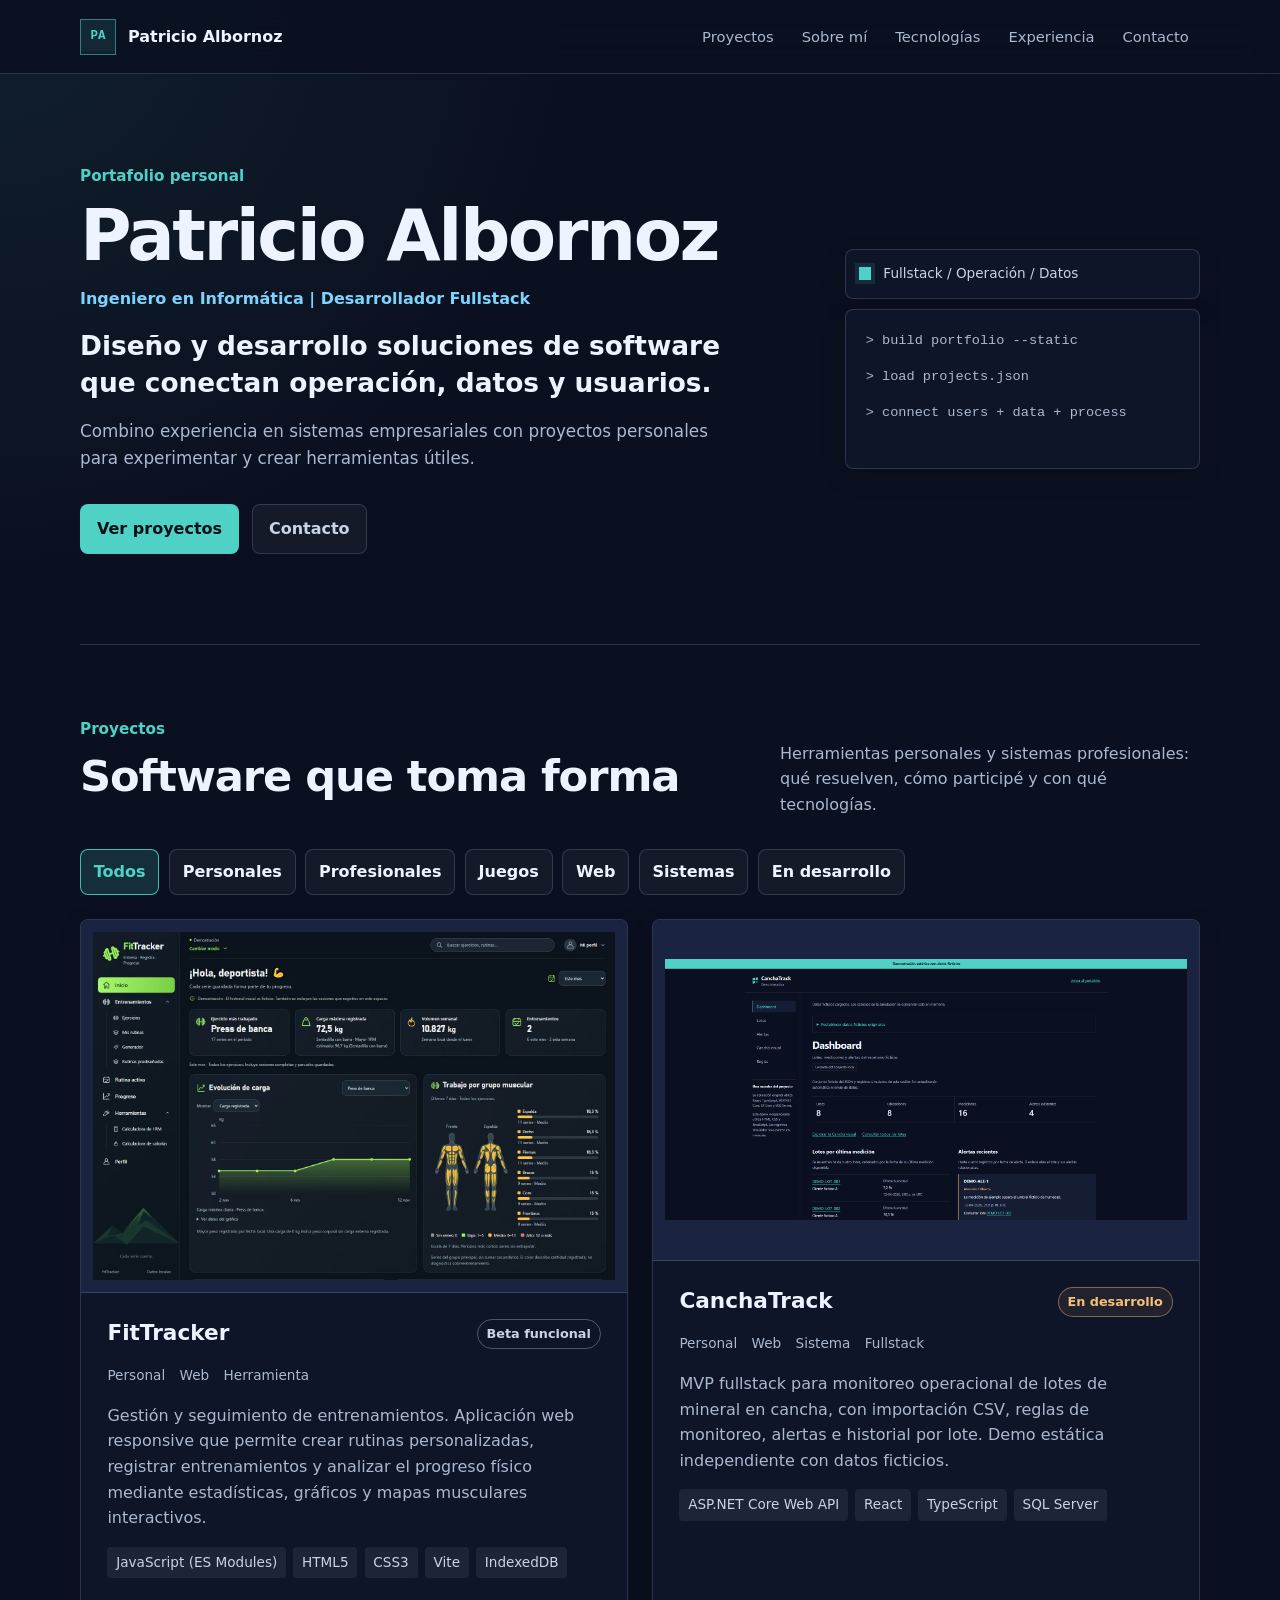
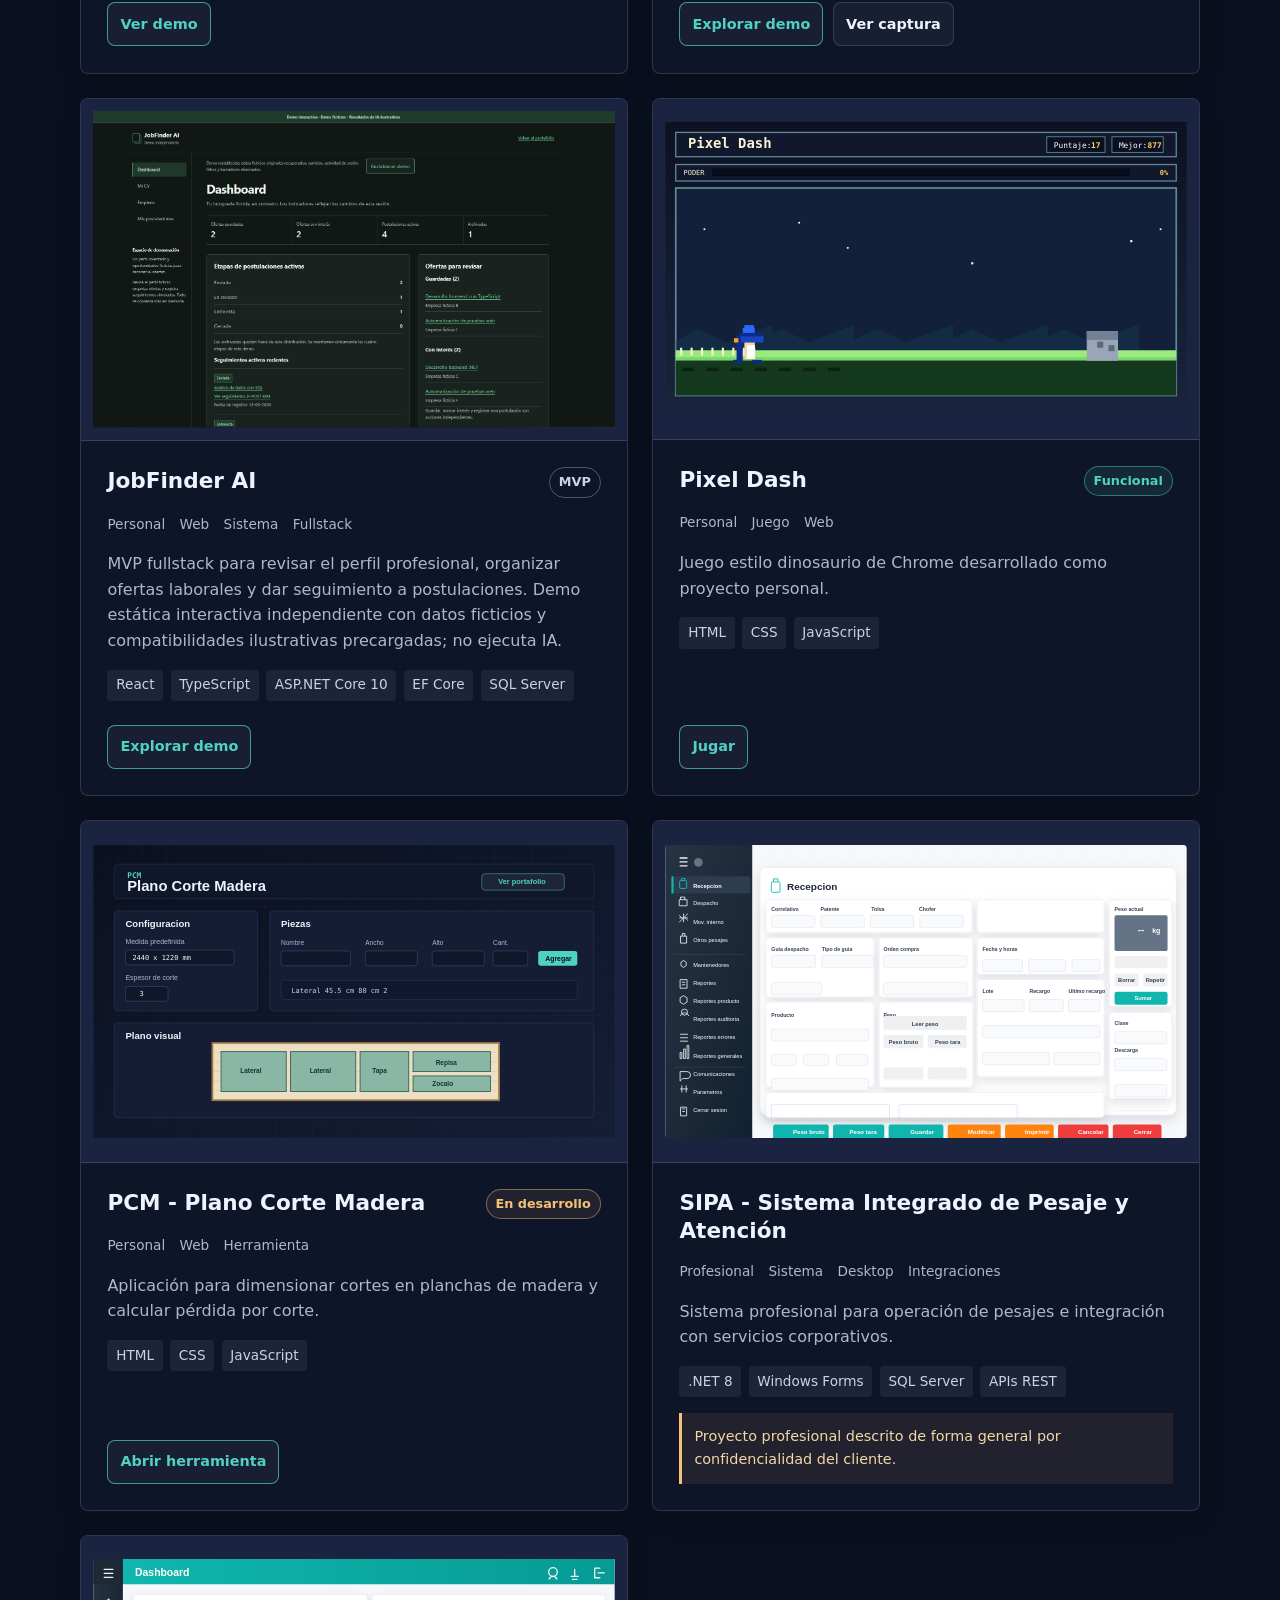
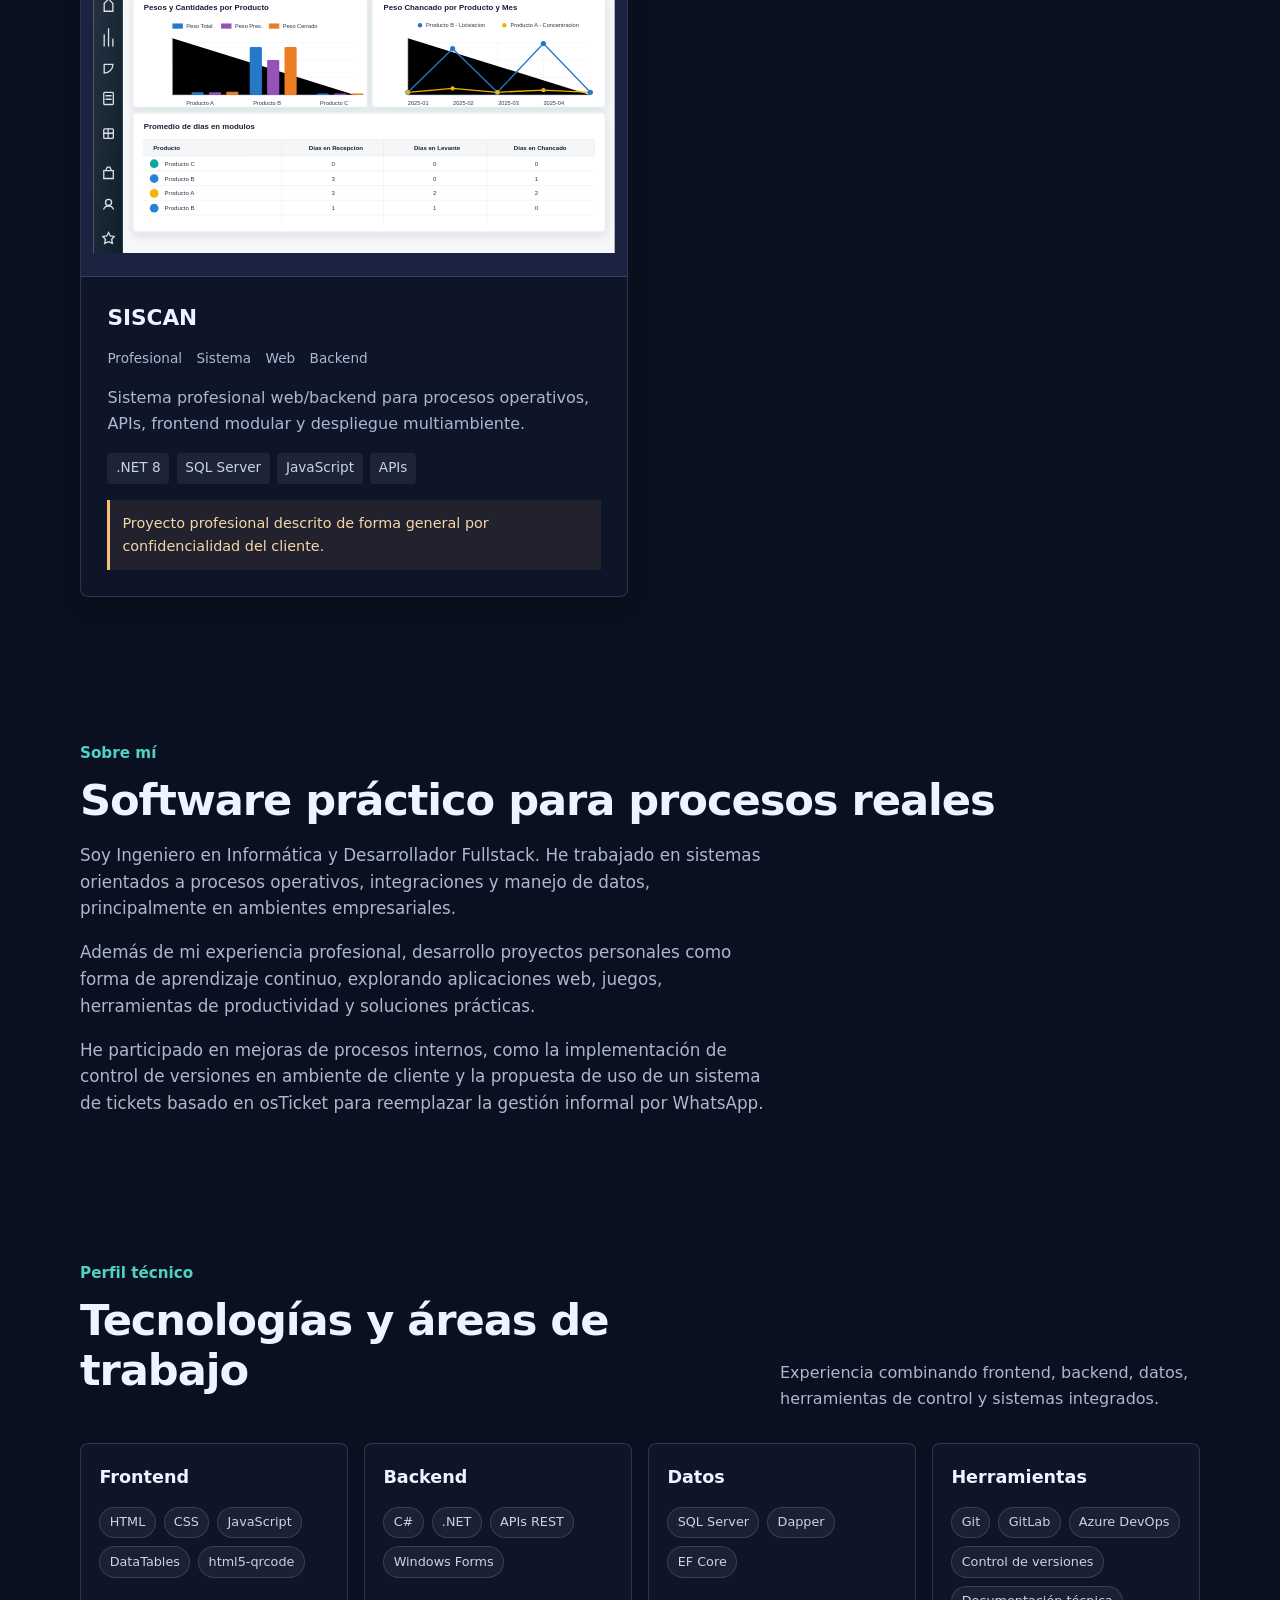
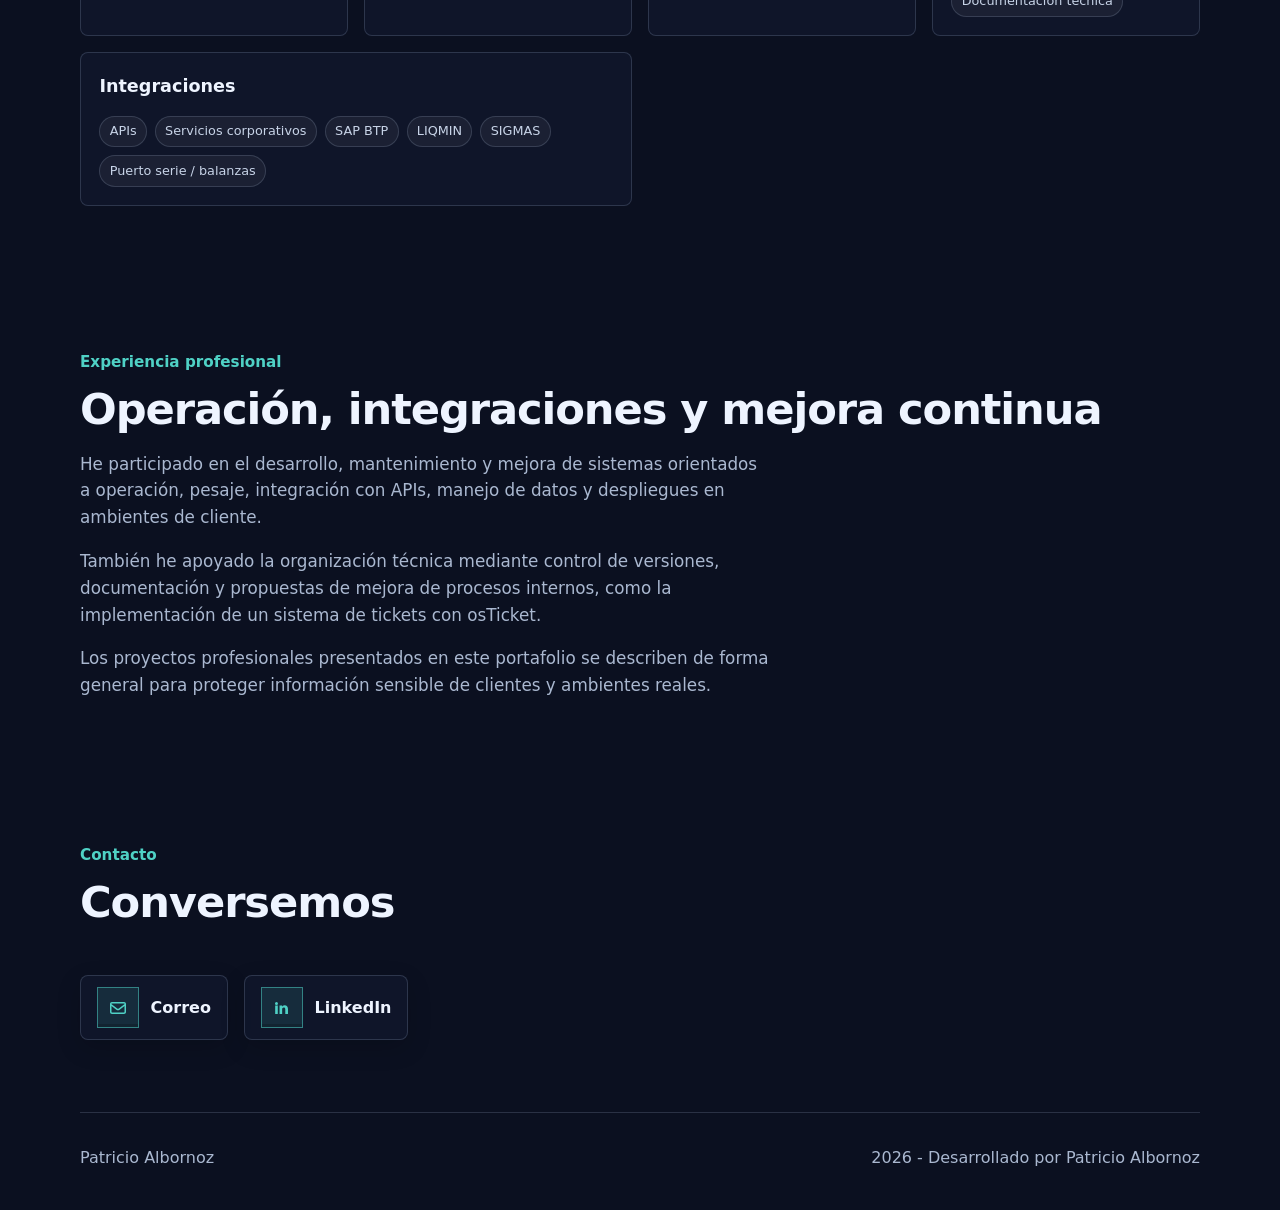
<file: index.html>
<!DOCTYPE html>
<html lang="es">
<head>
  <meta charset="UTF-8">
  <meta name="viewport" content="width=device-width, initial-scale=1.0">
  <meta name="description" content="Portafolio personal de Patricio Albornoz, Ingeniero en Informática y Desarrollador Fullstack.">
  <title>Patricio Albornoz | Desarrollador Fullstack</title>
  <link rel="stylesheet" href="assets/styles/main.css">
</head>
<body>
  <a class="skip-link" href="#contenido">Saltar al contenido</a>
  <header class="site-header">
    <a class="brand" href="#inicio" aria-label="Patricio Albornoz: Ir al inicio">
      <span class="brand-mark" aria-hidden="true">PA</span>
      <span>Patricio Albornoz</span>
    </a>
    <nav class="site-nav" aria-label="Navegación principal">
      <a href="#proyectos">Proyectos</a>
      <a href="#sobre-mi">Sobre mí</a>
      <a href="#tecnologias">Tecnologías</a>
      <a href="#experiencia">Experiencia</a>
      <a href="#contacto">Contacto</a>
    </nav>
  </header>

  <main id="contenido" tabindex="-1">
    <section id="inicio" class="hero section">
      <div class="hero-grid">
        <div class="hero-content">
          <p class="eyebrow">Portafolio personal</p>
          <h1>Patricio Albornoz</h1>
          <p class="role">Ingeniero en Informática | Desarrollador Fullstack</p>
          <p class="hero-lead">Diseño y desarrollo soluciones de software que conectan operación, datos y usuarios.</p>
          <p class="hero-copy">Combino experiencia en sistemas empresariales con proyectos personales para experimentar y crear herramientas útiles.</p>
          <div class="hero-actions">
            <a class="btn btn-primary" href="#proyectos">Ver proyectos</a>
            <a class="btn btn-secondary" href="#contacto">Contacto</a>
          </div>
        </div>
        <div class="hero-panel" aria-hidden="true">
          <div class="pixel-frame">
            <span class="status-dot"></span>
            <span>Fullstack / Operación / Datos</span>
          </div>
          <div class="terminal-card" aria-hidden="true">
            <p>&gt; build portfolio --static</p>
            <p>&gt; load projects.json</p>
            <p>&gt; connect users + data + process</p>
          </div>
        </div>
      </div>
    </section>

    <section id="proyectos" class="section projects-section">
      <div class="section-heading">
        <div>
          <p class="eyebrow">Proyectos</p>
          <h2>Software que toma forma</h2>
        </div>
        <p>Herramientas personales y sistemas profesionales: qué resuelven, cómo participé y con qué tecnologías.</p>
      </div>

      <div class="filters" role="group" aria-label="Filtros de proyectos">
        <button class="filter-button active" type="button" data-filter="Todos" aria-pressed="true" disabled>Todos</button>
        <button class="filter-button" type="button" data-filter="Hobby" aria-pressed="false" disabled>Personales</button>
        <button class="filter-button" type="button" data-filter="Profesional" aria-pressed="false" disabled>Profesionales</button>
        <button class="filter-button" type="button" data-filter="Juego" aria-pressed="false" disabled>Juegos</button>
        <button class="filter-button" type="button" data-filter="Web" aria-pressed="false" disabled>Web</button>
        <button class="filter-button" type="button" data-filter="Sistema" aria-pressed="false" disabled>Sistemas</button>
        <button class="filter-button" type="button" data-filter="En desarrollo" aria-pressed="false" disabled>En desarrollo</button>
      </div>

      <p id="projects-loading" class="empty-state" role="status">Cargando proyectos…</p>
      <div id="projects-grid" class="projects-grid" aria-live="polite" aria-busy="true"></div>
      <p id="projects-empty" class="empty-state" hidden>No hay proyectos para este filtro. Prueba con «Todos».</p>
    </section>

    <section id="sobre-mi" class="section section-narrow">
      <p class="eyebrow">Sobre mí</p>
      <h2>Software práctico para procesos reales</h2>
      <div class="text-stack">
        <p>Soy Ingeniero en Informática y Desarrollador Fullstack. He trabajado en sistemas orientados a procesos operativos, integraciones y manejo de datos, principalmente en ambientes empresariales.</p>
        <p>Además de mi experiencia profesional, desarrollo proyectos personales como forma de aprendizaje continuo, explorando aplicaciones web, juegos, herramientas de productividad y soluciones prácticas.</p>
        <p>He participado en mejoras de procesos internos, como la implementación de control de versiones en ambiente de cliente y la propuesta de uso de un sistema de tickets basado en osTicket para reemplazar la gestión informal por WhatsApp.</p>
      </div>
    </section>

    <section id="tecnologias" class="section">
      <div class="section-heading">
        <div>
          <p class="eyebrow">Perfil técnico</p>
          <h2>Tecnologías y áreas de trabajo</h2>
        </div>
        <p>Experiencia combinando frontend, backend, datos, herramientas de control y sistemas integrados.</p>
      </div>
      <div class="tech-grid" aria-label="Categorías de tecnologías">
        <article class="tech-card">
          <h3>Frontend</h3>
          <ul class="tag-list">
            <li>HTML</li>
            <li>CSS</li>
            <li>JavaScript</li>
            <li>DataTables</li>
            <li>html5-qrcode</li>
          </ul>
        </article>
        <article class="tech-card">
          <h3>Backend</h3>
          <ul class="tag-list">
            <li>C#</li>
            <li>.NET</li>
            <li>APIs REST</li>
            <li>Windows Forms</li>
          </ul>
        </article>
        <article class="tech-card">
          <h3>Datos</h3>
          <ul class="tag-list">
            <li>SQL Server</li>
            <li>Dapper</li>
            <li>EF Core</li>
          </ul>
        </article>
        <article class="tech-card">
          <h3>Herramientas</h3>
          <ul class="tag-list">
            <li>Git</li>
            <li>GitLab</li>
            <li>Azure DevOps</li>
            <li>Control de versiones</li>
            <li>Documentación técnica</li>
          </ul>
        </article>
        <article class="tech-card tech-card-wide">
          <h3>Integraciones</h3>
          <ul class="tag-list">
            <li>APIs</li>
            <li>Servicios corporativos</li>
            <li>SAP BTP</li>
            <li>LIQMIN</li>
            <li>SIGMAS</li>
            <li>Puerto serie / balanzas</li>
          </ul>
        </article>
      </div>
    </section>

    <section id="experiencia" class="section section-narrow">
      <p class="eyebrow">Experiencia profesional</p>
      <h2>Operación, integraciones y mejora continua</h2>
      <div class="text-stack">
        <p>He participado en el desarrollo, mantenimiento y mejora de sistemas orientados a operación, pesaje, integración con APIs, manejo de datos y despliegues en ambientes de cliente.</p>
        <p>También he apoyado la organización técnica mediante control de versiones, documentación y propuestas de mejora de procesos internos, como la implementación de un sistema de tickets con osTicket.</p>
        <p>Los proyectos profesionales presentados en este portafolio se describen de forma general para proteger información sensible de clientes y ambientes reales.</p>
      </div>
    </section>

    <section id="contacto" class="section contact-section">
      <div class="section-heading">
        <div>
          <p class="eyebrow">Contacto</p>
          <h2>Conversemos</h2>
        </div>
      </div>
      <div class="contact-actions">
        <a class="contact-button" href="mailto:patricio.albornoz05@gmail.com" aria-label="Enviar correo a Patricio Albornoz">
          <span class="contact-icon" aria-hidden="true">
            <img src="assets/icons/mail.svg" alt="">
          </span>
          Correo
        </a>
        <a class="contact-button" href="https://www.linkedin.com/in/patricio-albornoz-rojas-19b582223" target="_blank" rel="noopener noreferrer" aria-label="Abrir LinkedIn de Patricio Albornoz">
          <span class="contact-icon" aria-hidden="true">
            <img src="assets/icons/linkedin.svg" alt="">
          </span>
          LinkedIn
        </a>
      </div>
    </section>
  </main>

  <footer class="site-footer">
    <p>Patricio Albornoz</p>
    <p><span id="current-year"></span> - Desarrollado por Patricio Albornoz</p>
  </footer>

  <script src="js/projects.js"></script>
  <script src="js/filters.js"></script>
  <script src="js/main.js"></script>
</body>
</html>
</file>
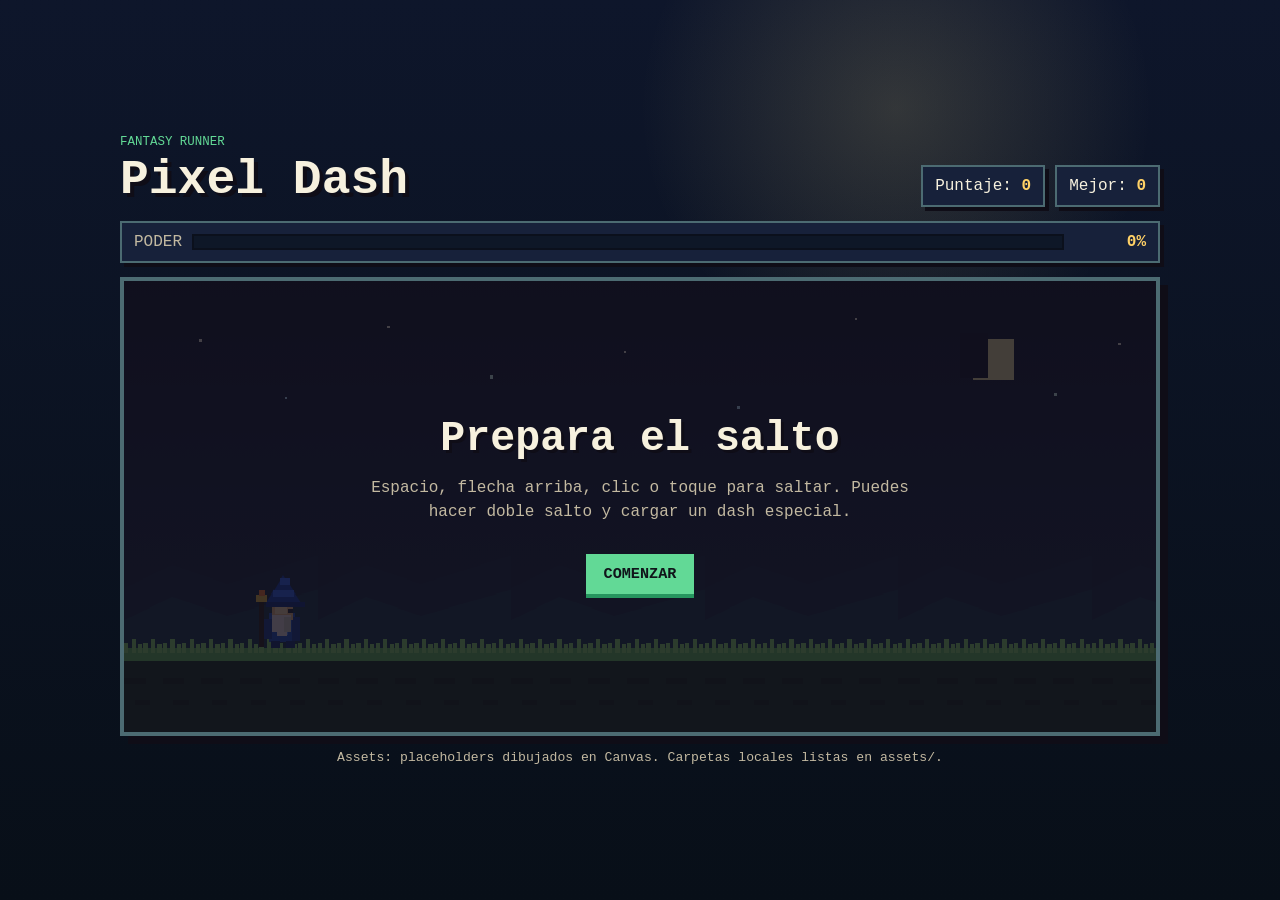
<file: pixel-dash/index.html>
<!DOCTYPE html>
<html lang="es">
  <head>
    <meta charset="UTF-8" />
    <meta name="viewport" content="width=device-width, initial-scale=1.0" />
    <meta
      name="description"
      content="Pixel Dash, un runner 2D fantasy pixel art hecho con HTML Canvas."
    />
    <title>Pixel Dash</title>
    <link rel="stylesheet" href="css/styles.css" />
  </head>
  <body>
    <main class="game-shell">
      <section class="game-panel" aria-label="Pixel Dash">
        <header class="game-header">
          <div>
            <p class="eyebrow">Fantasy runner</p>
            <h1>Pixel Dash</h1>
          </div>
          <div class="hud" aria-label="Puntajes">
            <span>Puntaje: <strong id="score">0</strong></span>
            <span>Mejor: <strong id="best-score">0</strong></span>
          </div>
        </header>

        <p id="storage-notice" role="status" hidden></p>

        <div class="power-meter" aria-label="Carga de poder">
          <span>Poder</span>
          <div class="power-track" aria-hidden="true">
            <div id="power-fill" class="power-fill"></div>
          </div>
          <strong id="power-label">0%</strong>
        </div>

        <div class="canvas-wrap">
          <canvas
            id="game-canvas"
            width="960"
            height="420"
            aria-label="Juego Pixel Dash"
          ></canvas>

          <div id="ready-panel" class="overlay">
            <h2>Prepara el salto</h2>
            <p>Espacio, flecha arriba, clic o toque para saltar. Puedes hacer doble salto y cargar un dash especial.</p>
            <button id="start-button" type="button">Comenzar</button>
          </div>

          <div id="countdown" class="countdown" aria-live="polite" hidden>3</div>

          <div id="game-over-panel" class="overlay" hidden>
            <h2>Game Over</h2>
            <p>Tu carrera terminó. Reinicia para intentar superar tu mejor puntaje.</p>
            <div class="game-over-score">
              <span>Puntaje</span>
              <strong id="final-score">0</strong>
            </div>
            <div class="button-row">
              <button id="restart-button" type="button">Reiniciar</button>
              <a id="portfolio-link" class="button secondary" href="../index.html#proyectos" data-portfolio-url="../index.html#proyectos">
                Volver al portafolio
              </a>
            </div>
          </div>
        </div>

        <footer class="credits">
          <span>Assets: placeholders dibujados en Canvas. Carpetas locales listas en assets/.</span>
        </footer>
      </section>
    </main>

    <script type="module" src="js/main.js"></script>
  </body>
</html>
</file>
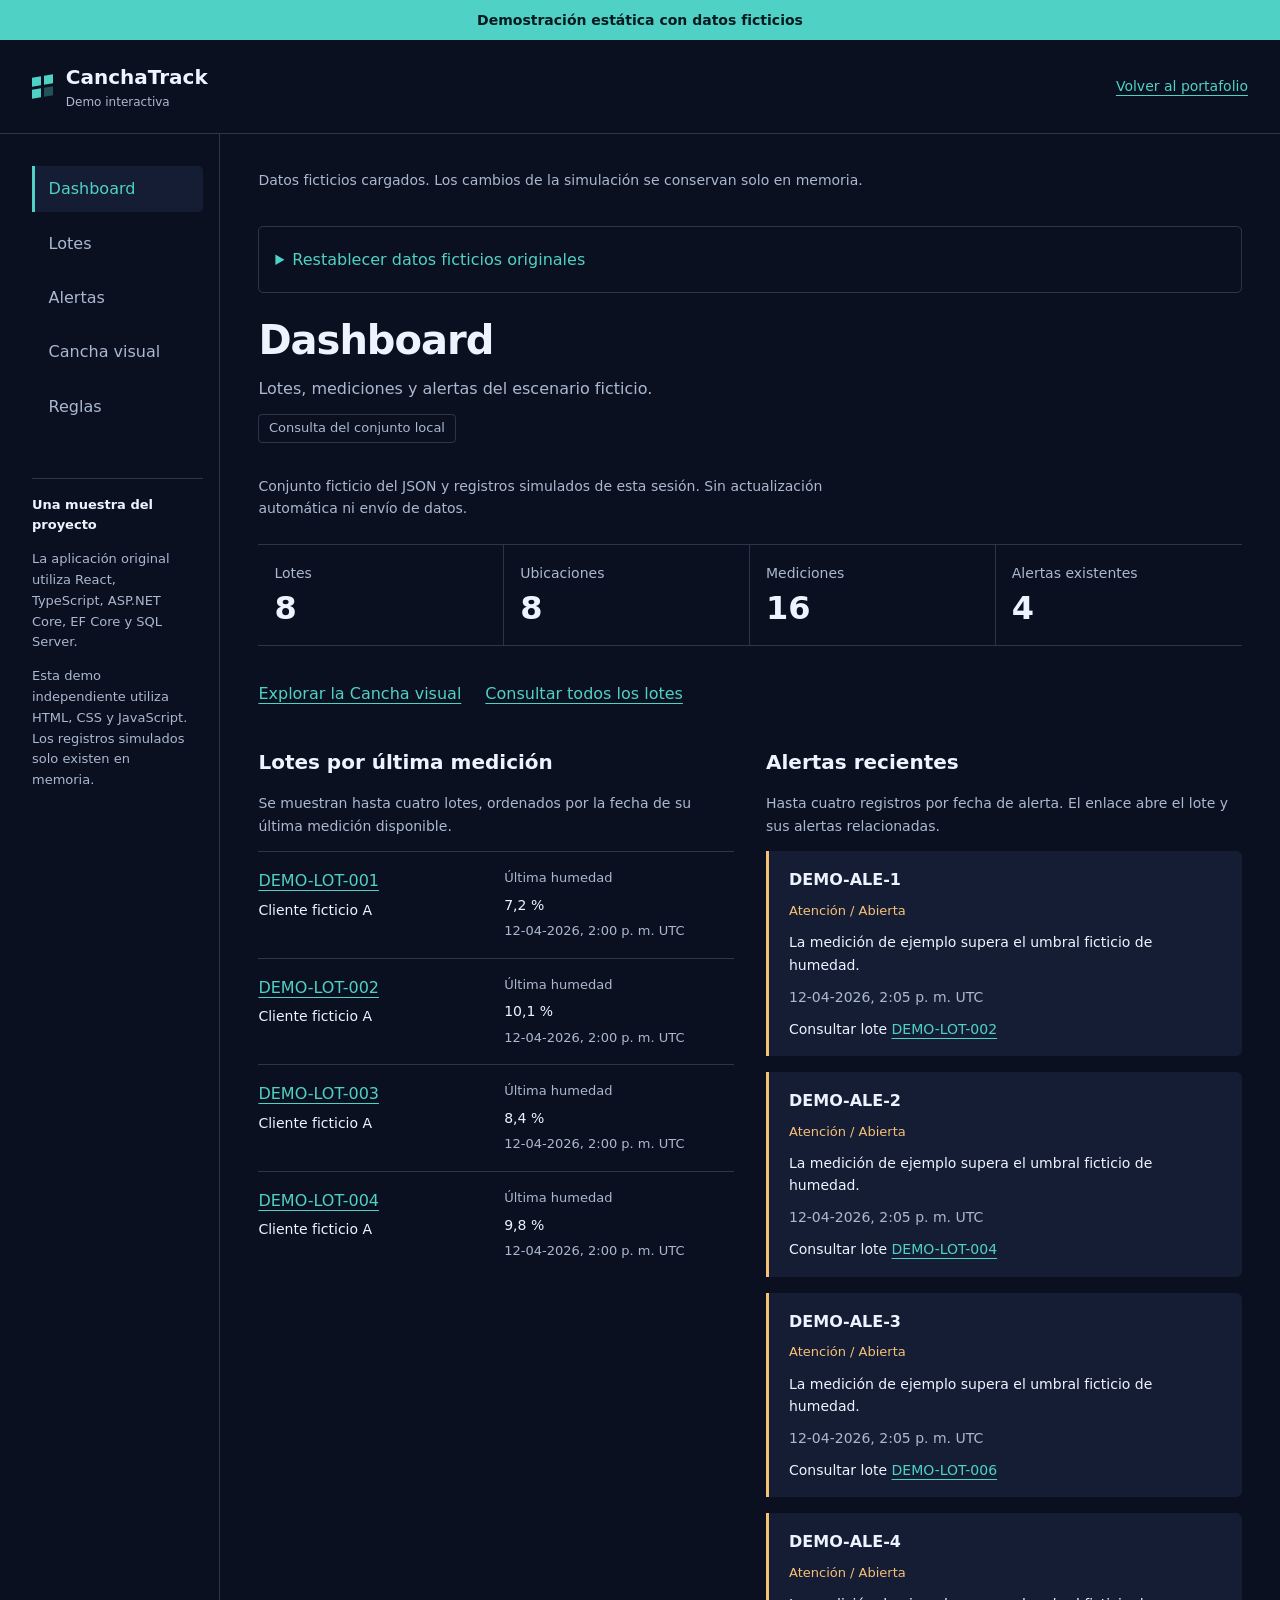
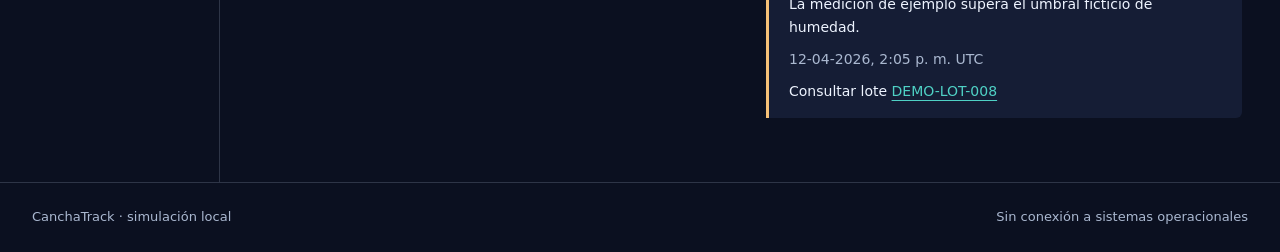
<file: demos/canchatrack/index.html>
<!DOCTYPE html>
<html lang="es">
<head>
  <meta charset="UTF-8">
  <meta name="viewport" content="width=device-width, initial-scale=1">
  <meta name="description" content="Demostración estática de CanchaTrack con datos ficticios de lotes de mineral.">
  <meta name="theme-color" content="#0b1020">
  <title>CanchaTrack | Demostración estática</title>
  <link rel="stylesheet" href="assets/styles/main.css">
  <script src="js/data.js" defer></script>
  <script src="js/views.js" defer></script>
  <script src="js/main.js" defer></script>
</head>
<body>
  <a class="skip-link" href="#contenido">Saltar al contenido</a>
  <div class="demo-banner">Demostración estática con datos ficticios</div>
  <header class="app-header">
    <a class="brand" href="#dashboard">
      <span class="brand-symbol" aria-hidden="true"><i></i><i></i><i></i><i></i></span>
      <span>CanchaTrack <span class="brand-version">Demo interactiva</span></span>
    </a>
    <a class="return-link" href="../../index.html#proyectos">Volver al portafolio</a>
  </header>
  <div class="app-layout">
    <aside class="sidebar">
      <nav class="app-nav" aria-label="Vistas de la demostración">
        <a href="#dashboard" aria-current="page">Dashboard</a>
        <a href="#lotes">Lotes</a>
        <a href="#alertas">Alertas</a>
        <a href="#cancha">Cancha visual</a>
        <a href="#reglas">Reglas</a>
      </nav>
      <div class="scope-note">
        <p>Una muestra del proyecto</p>
        <p>La aplicación original utiliza React, TypeScript, ASP.NET Core, EF Core y SQL Server.</p>
        <p>Esta demo independiente utiliza HTML, CSS y JavaScript. Los registros simulados solo existen en memoria.</p>
      </div>
    </aside>
    <main id="contenido" class="workspace" tabindex="-1">
      <div class="load-notice">
        <p id="data-status" role="status" aria-live="polite">Cargando datos ficticios…</p>
        <button id="retry-load" type="button" hidden>Reintentar carga</button>
      </div>
      <details id="reset-panel" class="ct4-reset" hidden>
        <summary>Restablecer datos ficticios originales</summary>
        <p>Se eliminarán las mediciones y alertas simuladas de esta sesión. El archivo JSON permanece intacto.</p>
        <button id="reset-data" type="button" disabled>Confirmar restablecimiento</button>
      </details>
      <div id="view-content" aria-busy="true">
        <h1 tabindex="-1">Preparando la demostración</h1>
        <p>El conjunto local se está cargando.</p>
      </div>
      <noscript><p class="message-panel">Activa JavaScript para cargar los datos ficticios y recorrer las vistas.</p></noscript>
    </main>
  </div>
  <footer class="app-footer">
    <span>CanchaTrack · simulación local</span>
    <span>Sin conexión a sistemas operacionales</span>
  </footer>
</body>
</html>
</file>
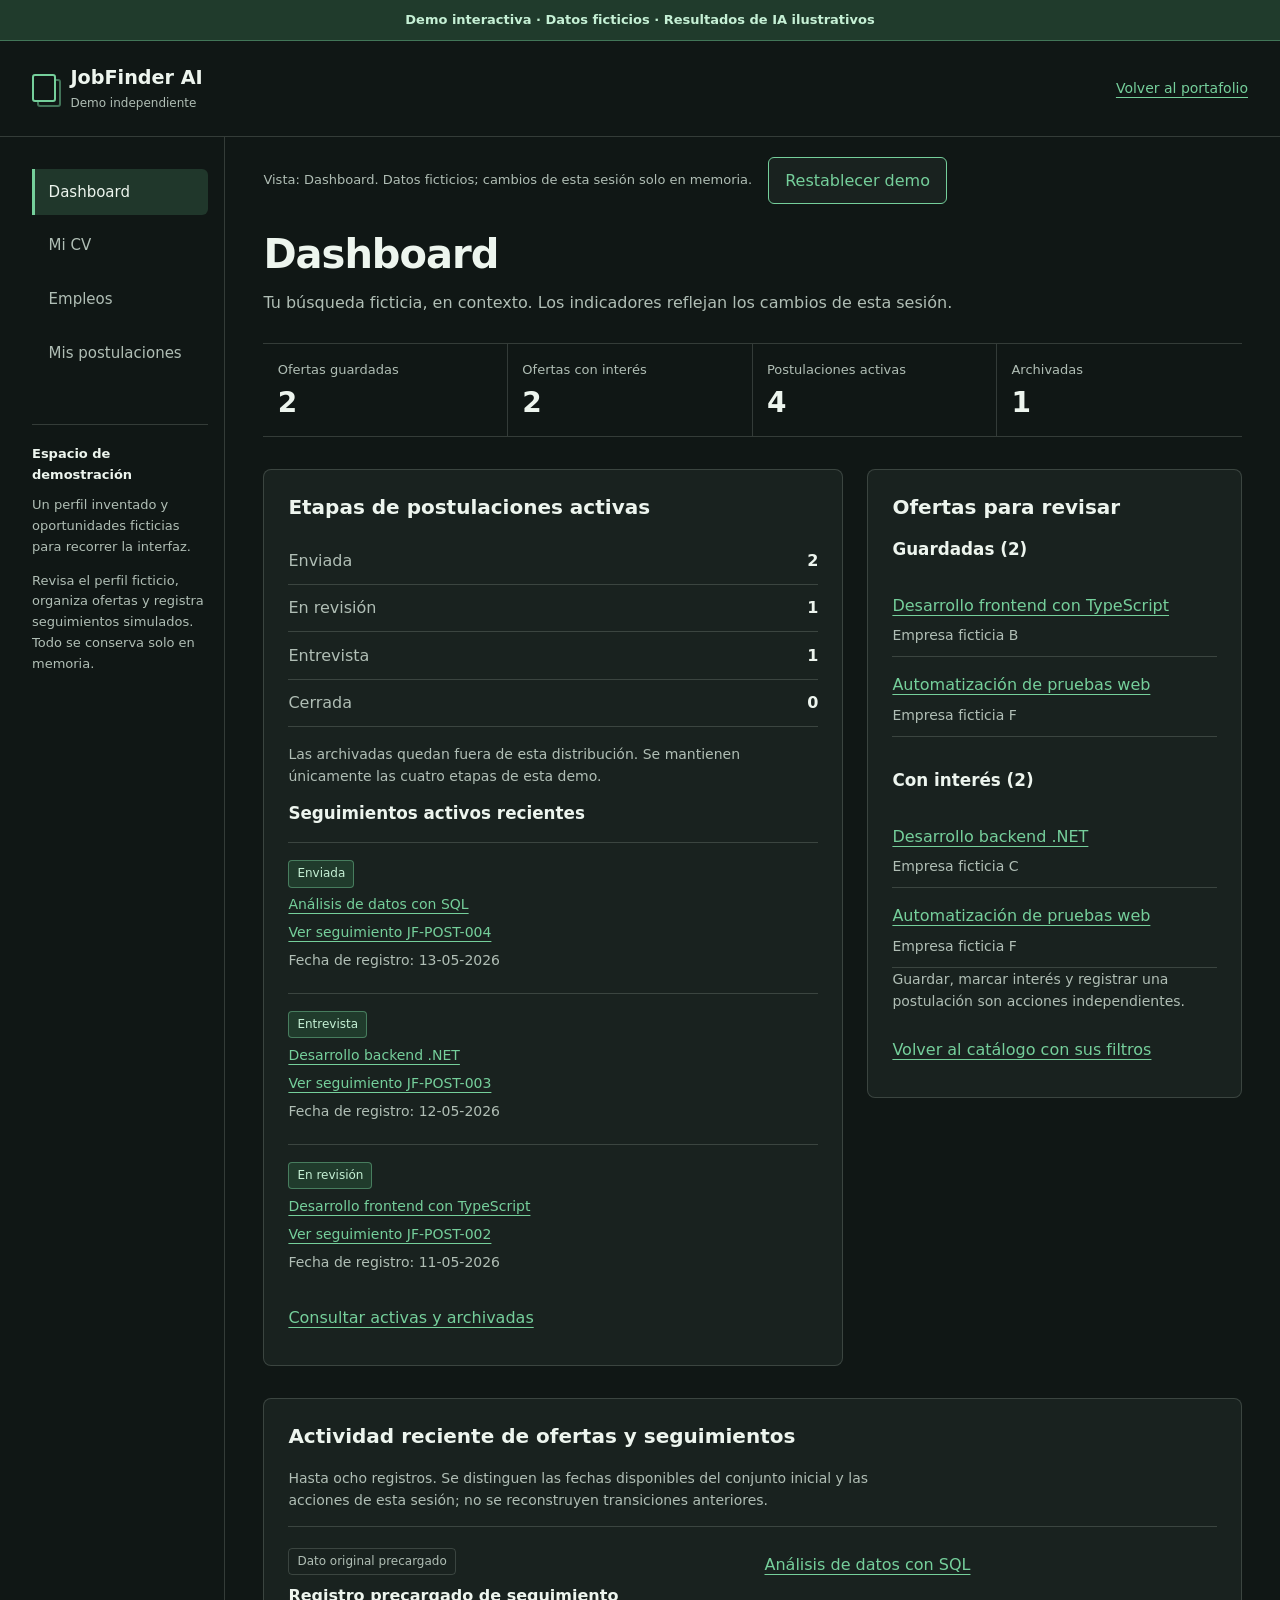
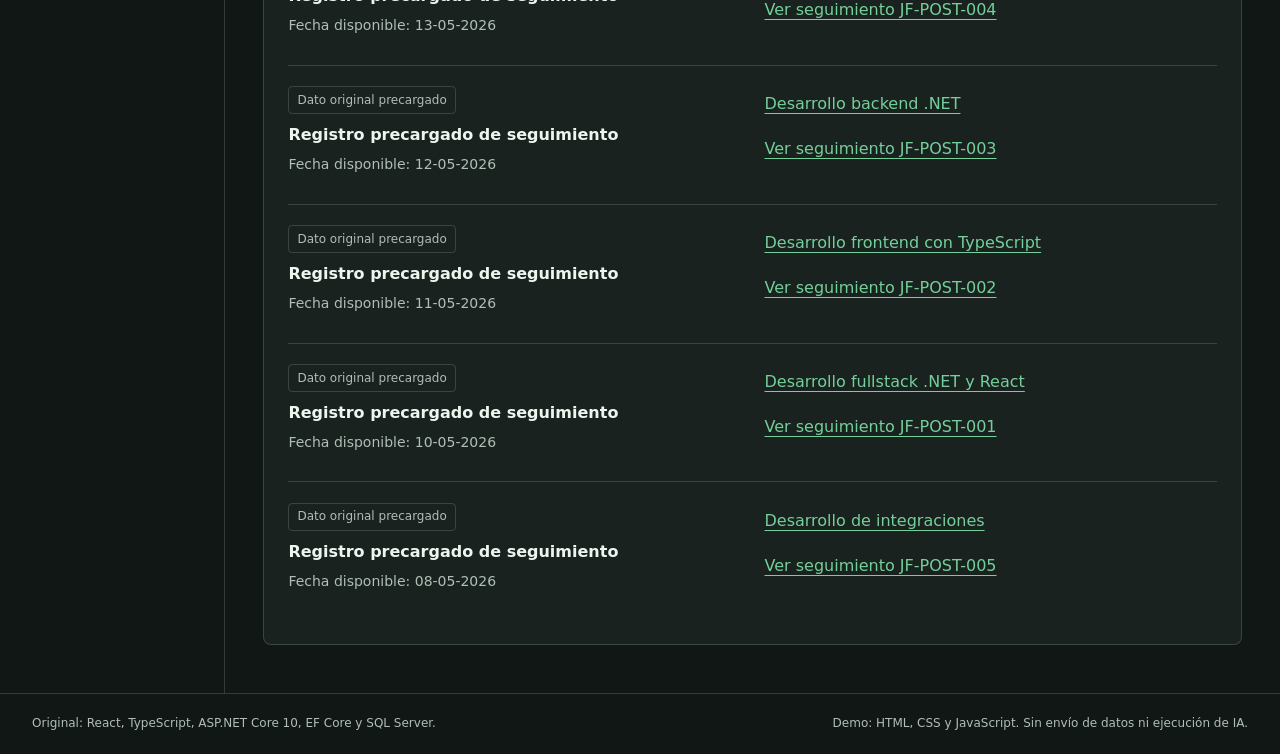
<file: demos/jobfinder/index.html>
<!DOCTYPE html>
<html lang="es">
<head>
  <meta charset="UTF-8">
  <meta name="viewport" content="width=device-width, initial-scale=1">
  <meta name="theme-color" content="#101715">
  <meta name="description" content="Demo independiente de JobFinder AI con perfil, ofertas y resultados ilustrativos totalmente ficticios.">
  <title>JobFinder AI | Demo interactiva</title>
  <link rel="stylesheet" href="css/styles.css">
  <script type="module" src="js/app.js"></script>
</head>
<body>
  <a class="skip-link" href="#contenido">Saltar al contenido</a>
  <div class="demo-banner">Demo interactiva · Datos ficticios · Resultados de IA ilustrativos</div>
  <header class="app-header">
    <a class="brand" href="#dashboard">
      <span class="brand-symbol" aria-hidden="true"></span>
      <span>JobFinder AI<small>Demo independiente</small></span>
    </a>
    <a href="../../index.html#proyectos" class="return-link">Volver al portafolio</a>
  </header>
  <div class="app-layout">
    <aside class="sidebar">
      <nav class="main-nav" aria-label="Navegación de JobFinder AI">
        <a href="#dashboard" aria-current="page">Dashboard</a>
        <a href="#mi-cv">Mi CV</a>
        <a href="#empleos">Empleos</a>
        <a href="#postulaciones">Mis postulaciones</a>
      </nav>
      <div class="sidebar-note">
        <strong>Espacio de demostración</strong>
        <p>Un perfil inventado y oportunidades ficticias para recorrer la interfaz.</p>
        <p>Revisa el perfil ficticio, organiza ofertas y registra seguimientos simulados. Todo se conserva solo en memoria.</p>
      </div>
    </aside>
    <main id="contenido" class="workspace" tabindex="-1">
      <div class="load-notice">
        <p id="app-status" role="status" aria-live="polite" aria-atomic="true">Cargando el conjunto ficticio…</p>
        <button id="reload-demo" type="button" hidden>Recargar demo</button>
        <button id="reset-demo" type="button" disabled>Restablecer demo</button>
      </div>
      <div id="view-content" aria-busy="true">
        <h1 tabindex="-1">Preparando la demo</h1>
        <p>Se están cargando los datos locales y la primera vista.</p>
      </div>
      <noscript><p class="notice">Activa JavaScript y abre la demo mediante un servidor HTTP para recorrer las vistas.</p></noscript>
    </main>
  </div>
  <dialog id="reset-demo-dialog" class="reset-dialog" aria-labelledby="reset-demo-title" aria-describedby="reset-demo-description">
    <h2 id="reset-demo-title">¿Restablecer la demo?</h2>
    <p id="reset-demo-description">Se recuperarán el perfil y los registros ficticios iniciales. Se eliminarán los cambios, la actividad de sesión, los filtros y los borradores. Esta acción solo afecta a esta demo en memoria.</p>
    <div class="dialog-actions">
      <button id="cancel-reset-demo" type="button" autofocus>Cancelar</button>
      <button id="confirm-reset-demo" type="button">Confirmar restablecimiento</button>
    </div>
  </dialog>
  <footer class="app-footer">
    <p>Original: React, TypeScript, ASP.NET Core 10, EF Core y SQL Server.</p>
    <p>Demo: HTML, CSS y JavaScript. Sin envío de datos ni ejecución de IA.</p>
  </footer>
</body>
</html>
</file>
<file: assets/styles/main.css>
:root {
  --bg: #0b1020;
  --bg-soft: #11182d;
  --panel: #151d35;
  --panel-strong: #1a2440;
  --text: #eef4ff;
  --muted: #aab8d0;
  --muted-strong: #c7d3e7;
  --line: rgba(180, 198, 230, 0.18);
  --accent: #4fd1c5;
  --accent-strong: #7dd3fc;
  --warning: #f6c177;
  --shadow: 0 8px 24px rgba(0, 0, 0, 0.16);
  --radius: 8px;
  --max-width: 1120px;
  --header-offset: 8rem;
}

* {
  box-sizing: border-box;
}

html {
  scroll-behavior: smooth;
}

body {
  margin: 0;
  color: var(--text);
  background:
    radial-gradient(circle at top left, rgba(79, 209, 197, 0.08), transparent 36rem),
    var(--bg);
  font-family: "Segoe UI", system-ui, -apple-system, BlinkMacSystemFont, sans-serif;
  line-height: 1.6;
}

section[id],
main[id] {
  scroll-margin-top: var(--header-offset);
}

a {
  color: inherit;
  text-decoration: none;
}

:focus-visible {
  outline: 3px solid var(--accent-strong);
  outline-offset: 4px;
  scroll-margin-block: var(--header-offset);
}

.skip-link {
  position: fixed;
  top: 1rem;
  left: 1rem;
  z-index: 30;
  padding: 0.75rem 1rem;
  border-radius: var(--radius);
  background: var(--text);
  color: var(--bg);
  font-weight: 700;
  transform: translateY(calc(-100% - 2rem));
}

.skip-link:focus {
  transform: none;
}

.visually-hidden {
  position: absolute;
  width: 1px;
  height: 1px;
  padding: 0;
  margin: -1px;
  overflow: hidden;
  clip-path: inset(50%);
  white-space: nowrap;
  border: 0;
}

button,
a {
  -webkit-tap-highlight-color: transparent;
}

img {
  display: block;
  max-width: 100%;
}

.site-header {
  position: sticky;
  top: 0;
  z-index: 20;
  display: flex;
  align-items: center;
  justify-content: space-between;
  gap: 1rem;
  width: 100%;
  padding: 1rem max(1rem, calc((100vw - var(--max-width)) / 2));
  border-bottom: 1px solid var(--line);
  background: rgba(11, 16, 32, 0.88);
  backdrop-filter: blur(16px);
}

.brand,
.site-nav,
.hero-actions,
.contact-actions,
.filters {
  display: flex;
  align-items: center;
}

.brand {
  gap: 0.75rem;
  font-weight: 700;
  color: var(--text);
  white-space: nowrap;
}

.brand-mark,
.contact-icon {
  display: inline-grid;
  place-items: center;
  flex: 0 0 auto;
  width: 2.25rem;
  height: 2.25rem;
  border: 1px solid rgba(79, 209, 197, 0.52);
  background: rgba(79, 209, 197, 0.12);
  color: var(--accent);
  font-family: Consolas, "Courier New", monospace;
  font-size: 0.78rem;
  font-weight: 800;
  box-shadow: inset 0 -3px 0 rgba(0, 0, 0, 0.18);
}

.contact-icon img {
  width: 1.1rem;
  height: 1.1rem;
}

.site-nav {
  gap: 0.35rem;
  flex-wrap: wrap;
  justify-content: flex-end;
}

.site-nav a {
  padding: 0.55rem 0.7rem;
  border-radius: var(--radius);
  color: var(--muted);
  font-size: 0.92rem;
  transition: color 180ms ease, background 180ms ease;
}

.site-nav a:hover,
.site-nav a:focus-visible {
  color: var(--text);
  background: rgba(255, 255, 255, 0.06);
}

.section {
  width: min(var(--max-width), calc(100% - 2rem));
  margin: 0 auto;
  padding: 4.5rem 0;
}

.section-narrow {
  max-width: var(--max-width);
}

.text-stack {
  max-width: 68ch;
}

.hero {
  display: grid;
  align-items: center;
  padding-block: clamp(3.5rem, 7vw, 6rem);
}

.hero-grid {
  display: grid;
  grid-template-columns: minmax(0, 1.65fr) minmax(260px, 0.8fr);
  gap: 2rem;
  align-items: center;
}

.eyebrow {
  margin: 0 0 0.65rem;
  color: var(--accent);
  font-size: 0.95rem;
  font-weight: 700;
}

h1,
h2,
h3,
p {
  margin-top: 0;
}

h1 {
  max-width: 780px;
  margin-bottom: 0.75rem;
  font-size: clamp(3rem, 5.5vw, 4.6rem);
  line-height: 1.08;
  letter-spacing: -0.035em;
}

h2 {
  margin-bottom: 1rem;
  font-size: clamp(1.8rem, 3.5vw, 2.7rem);
  line-height: 1.15;
  letter-spacing: -0.025em;
}

h3 {
  margin-bottom: 1rem;
  font-size: 1.1rem;
}

.role {
  color: var(--accent-strong);
  font-weight: 700;
}

.hero-lead {
  max-width: 36ch;
  margin-bottom: 1rem;
  color: var(--text);
  font-size: clamp(1.25rem, 2.5vw, 1.65rem);
  line-height: 1.4;
  font-weight: 600;
}

.hero-copy,
.section-heading > p,
.text-stack p,
.project-description,
.confidential-note {
  color: var(--muted);
}

.hero-copy {
  max-width: 60ch;
  margin-bottom: 2rem;
  font-size: 1.05rem;
}

.hero-actions {
  gap: 0.8rem;
  flex-wrap: wrap;
}

.btn,
.filter-button,
.contact-button,
.project-link {
  border: 1px solid var(--line);
  border-radius: var(--radius);
  background: rgba(255, 255, 255, 0.045);
  color: var(--text);
  font: inherit;
  font-weight: 700;
  transition: transform 180ms ease, border-color 180ms ease, background 180ms ease, color 180ms ease;
}

.btn,
.project-link,
.contact-button {
  display: inline-flex;
  align-items: center;
  justify-content: center;
  min-height: 2.8rem;
  padding: 0.72rem 1rem;
}

.btn-primary {
  border-color: rgba(79, 209, 197, 0.7);
  background: var(--accent);
  color: #061018;
}

.btn-secondary {
  color: var(--muted-strong);
}

.btn:hover,
.btn:focus-visible,
.filter-button:hover,
.filter-button:focus-visible,
.contact-button:hover,
.contact-button:focus-visible,
.project-link:hover,
.project-link:focus-visible {
  border-color: rgba(79, 209, 197, 0.76);
}

.hero-panel {
  display: grid;
  gap: 0.65rem;
  min-width: 0;
}

.pixel-frame,
.terminal-card,
.tech-card,
.project-card,
.contact-button {
  border: 1px solid var(--line);
  background: rgba(17, 24, 45, 0.82);
  box-shadow: var(--shadow);
}

.pixel-frame {
  display: flex;
  align-items: center;
  gap: 0.75rem;
  padding: 0.8rem;
  border-radius: var(--radius);
  color: var(--muted-strong);
  font-size: 0.85rem;
}

.status-dot {
  flex: 0 0 auto;
  width: 0.8rem;
  height: 0.8rem;
  background: var(--accent);
  box-shadow: 0 0 0 4px rgba(79, 209, 197, 0.12);
}

.terminal-card {
  min-height: 160px;
  padding: 1.25rem;
  border-radius: var(--radius);
  color: var(--muted);
  font-family: Consolas, "Courier New", monospace;
  font-size: 0.85rem;
  overflow-wrap: anywhere;
}

.terminal-card p {
  margin-bottom: 0.9rem;
}

.terminal-card p:last-child {
  margin-bottom: 0;
}

.projects-section {
  border-top: 1px solid var(--line);
}

.section-heading {
  display: flex;
  justify-content: space-between;
  gap: 2rem;
  align-items: end;
  margin-bottom: 2rem;
}

.section-heading > p {
  max-width: 420px;
  margin-bottom: 0;
}

.text-stack p {
  font-size: 1.05rem;
}

.text-stack p:last-child {
  margin-bottom: 0;
}

.tech-grid {
  display: grid;
  grid-template-columns: repeat(4, minmax(0, 1fr));
  gap: 1rem;
}

.tech-card,
.project-card {
  border-radius: var(--radius);
}

.tech-card {
  padding: 1.15rem;
  box-shadow: none;
}

.tech-card-wide {
  grid-column: span 2;
}

.tag-list,
.project-tags {
  display: flex;
  flex-wrap: wrap;
  gap: 0.5rem;
  padding: 0;
  margin: 0;
  list-style: none;
}

.tag-list li {
  border: 1px solid rgba(170, 184, 208, 0.2);
  border-radius: 999px;
  background: rgba(255, 255, 255, 0.05);
  color: var(--muted-strong);
  font-size: 0.8rem;
}

.tag-list li {
  padding: 0.28rem 0.58rem;
}

.filters {
  gap: 0.6rem;
  flex-wrap: wrap;
  margin-bottom: 1.5rem;
}

.filter-button {
  cursor: pointer;
  padding: 0.55rem 0.8rem;
  min-height: 2.75rem;
}

.filter-button.active {
  border-color: rgba(79, 209, 197, 0.85);
  background: rgba(79, 209, 197, 0.16);
  color: var(--accent);
}

.projects-grid {
  display: grid;
  grid-template-columns: repeat(2, minmax(0, 1fr));
  gap: 1.5rem;
}

.project-card {
  overflow: hidden;
  display: flex;
  flex-direction: column;
  min-height: 100%;
  transition: transform 180ms ease, border-color 180ms ease, background 180ms ease;
}

.project-card:hover {
  border-color: rgba(79, 209, 197, 0.52);
  background: rgba(21, 29, 53, 0.96);
}

.project-card:focus-within {
  border-color: var(--accent-strong);
}

.project-media {
  aspect-ratio: 16 / 10;
  display: grid;
  place-items: center;
  padding: 0.75rem;
  background: var(--panel-strong);
  border-bottom: 1px solid var(--line);
}

.project-media img {
  width: 100%;
  height: 100%;
  object-fit: contain;
  min-width: 0;
  min-height: 0;
}

.project-placeholder {
  display: grid;
  place-items: center;
  width: 100%;
  height: 100%;
  background:
    linear-gradient(45deg, rgba(79, 209, 197, 0.14) 25%, transparent 25%),
    linear-gradient(-45deg, rgba(125, 211, 252, 0.12) 25%, transparent 25%),
    var(--panel-strong);
  background-size: 18px 18px;
  color: var(--muted-strong);
  font-family: Consolas, "Courier New", monospace;
  font-weight: 800;
}

.project-body {
  display: flex;
  flex: 1;
  flex-direction: column;
  gap: 1rem;
  padding: clamp(1.15rem, 2.5vw, 1.65rem);
}

.project-topline {
  display: flex;
  align-items: flex-start;
  justify-content: space-between;
  gap: 0.75rem;
  flex-wrap: wrap;
}

.project-title {
  margin: 0;
  flex: 1 1 12rem;
  min-width: 0;
  font-size: 1.35rem;
  line-height: 1.3;
}

.project-status {
  flex: 0 0 auto;
  padding: 0.24rem 0.55rem;
  border: 1px solid rgba(170, 184, 208, 0.4);
  border-radius: 999px;
  color: var(--muted-strong);
  font-size: 0.8rem;
  font-weight: 600;
}

.project-status--ready {
  border-color: rgba(79, 209, 197, 0.45);
  background: rgba(79, 209, 197, 0.1);
  color: var(--accent);
}

.project-status--development {
  border-color: rgba(246, 193, 119, 0.45);
  background: rgba(246, 193, 119, 0.08);
  color: var(--warning);
}

.project-tags {
  gap: 0.4rem 0.9rem;
}

.project-tag {
  color: var(--muted);
  font-size: 0.85rem;
}

.project-description,
.confidential-note {
  margin: 0;
}

.project-techs {
  display: flex;
  flex-wrap: wrap;
  gap: 0.45rem;
  margin: 0;
  padding: 0;
  list-style: none;
}

.project-tech {
  padding: 0.3rem 0.55rem;
  border-radius: 4px;
  background: rgba(199, 211, 231, 0.08);
  color: var(--muted-strong);
  font-size: 0.85rem;
}

.project-actions {
  display: flex;
  flex-wrap: wrap;
  gap: 0.6rem;
  margin-top: auto;
  padding-top: 0.5rem;
}

.project-link {
  min-height: 2.75rem;
  padding: 0.55rem 0.75rem;
  font-size: 0.9rem;
}

.project-link.primary {
  border-color: rgba(79, 209, 197, 0.7);
  color: var(--accent);
}

.confidential-note {
  padding: 0.75rem;
  border-left: 3px solid var(--warning);
  background: rgba(246, 193, 119, 0.08);
  color: #f5d6a5;
  font-size: 0.9rem;
}

.empty-state {
  padding: 1.5rem;
  border: 1px solid var(--line);
  border-radius: var(--radius);
  color: var(--muted);
  background: rgba(255, 255, 255, 0.045);
}

.contact-actions {
  align-items: stretch;
  gap: 1rem;
  flex-wrap: wrap;
}

.contact-button {
  gap: 0.75rem;
  justify-content: flex-start;
  min-height: 4rem;
  padding: 0.65rem 1rem;
}

.contact-button .contact-icon {
  width: 2.6rem;
  height: 2.6rem;
}

.contact-button .contact-icon img {
  width: 1.25rem;
  height: 1.25rem;
}

.site-footer {
  display: flex;
  justify-content: space-between;
  gap: 1rem;
  width: min(var(--max-width), calc(100% - 2rem));
  margin: 0 auto;
  padding: 2rem 0 2.5rem;
  border-top: 1px solid var(--line);
  color: var(--muted);
}

.site-footer p {
  margin: 0;
}

@media (max-width: 900px) {
  :root {
    --header-offset: 11rem;
  }

  .site-header {
    align-items: flex-start;
    flex-direction: column;
  }

  .site-nav {
    justify-content: flex-start;
  }

  .hero-grid,
  .projects-grid {
    grid-template-columns: 1fr;
  }

  .hero-panel {
    max-width: 34rem;
  }

  .terminal-card {
    min-height: auto;
  }

  .section-heading {
    align-items: flex-start;
    flex-direction: column;
    gap: 0.5rem;
  }

  .tech-grid {
    grid-template-columns: repeat(2, minmax(0, 1fr));
  }
}

@media (max-width: 620px) {
  :root {
    --header-offset: 1rem;
  }

  .site-header {
    position: static;
  }

  .brand {
    width: 100%;
  }

  .site-nav {
    width: 100%;
    display: grid;
    grid-template-columns: repeat(2, minmax(0, 1fr));
  }

  .site-nav a {
    text-align: center;
  }

  .section {
    padding: 3rem 0;
  }

  h1 {
    font-size: clamp(2.5rem, 10vw, 3rem);
  }

  .tech-grid {
    grid-template-columns: 1fr;
  }

  .tech-card-wide {
    grid-column: auto;
  }

  .project-topline,
  .site-footer {
    align-items: flex-start;
    flex-direction: column;
  }

  .project-title {
    flex: initial;
  }

}

@media (prefers-reduced-motion: reduce) {
  html {
    scroll-behavior: auto;
  }

  *,
  *::before,
  *::after {
    animation: none !important;
    transition: none !important;
  }
}
</file>
<file: pixel-dash/css/styles.css>
:root {
  color-scheme: dark;
  --bg: #15131f;
  --panel: #17213a;
  --panel-light: #25365a;
  --text: #f7f1de;
  --muted: #c3b9a1;
  --accent: #62d996;
  --accent-dark: #26965f;
  --danger: #ff6b6b;
  --gold: #ffd166;
  --line: #4c6b72;
}

* {
  box-sizing: border-box;
}

html,
body {
  margin: 0;
  min-height: 100%;
}

body {
  background:
    radial-gradient(circle at 70% 12%, rgba(247, 225, 139, 0.16), transparent 16rem),
    linear-gradient(180deg, rgba(14, 22, 43, 0.98), rgba(8, 15, 24, 1)),
    repeating-linear-gradient(90deg, #0c1424 0 4px, #0f182a 4px 8px);
  color: var(--text);
  font-family: "Courier New", Courier, monospace;
}

button,
.button {
  border: 0;
  border-bottom: 4px solid var(--accent-dark);
  background: var(--accent);
  color: #10151a;
  cursor: pointer;
  display: inline-flex;
  align-items: center;
  justify-content: center;
  min-height: 44px;
  padding: 0 18px;
  font: 700 0.95rem "Courier New", Courier, monospace;
  text-decoration: none;
  text-transform: uppercase;
}

button:hover,
.button:hover {
  filter: brightness(1.08);
}

button:active,
.button:active {
  transform: translateY(2px);
  border-bottom-width: 2px;
}

.button.secondary {
  background: var(--panel-light);
  border-bottom-color: #171521;
  color: var(--text);
}

.game-shell {
  min-height: 100vh;
  display: grid;
  place-items: center;
  padding: 24px;
}

.game-panel {
  min-width: 0;
  width: min(1040px, 100%);
}

.game-header {
  display: flex;
  justify-content: space-between;
  gap: 18px;
  align-items: end;
  margin-bottom: 14px;
}

.eyebrow {
  color: var(--accent);
  font-size: 0.78rem;
  letter-spacing: 0;
  margin: 0 0 4px;
  text-transform: uppercase;
}

h1,
h2,
p {
  margin-top: 0;
}

h1 {
  font-size: clamp(2rem, 3rem, 3rem);
  margin-bottom: 0;
  text-shadow: 4px 4px 0 #0f0d17;
}

.hud {
  display: flex;
  gap: 10px;
  flex-wrap: wrap;
  justify-content: flex-end;
}

.hud span {
  background: var(--panel);
  border: 2px solid var(--line);
  box-shadow: 4px 4px 0 #0f0d17;
  padding: 10px 12px;
  white-space: nowrap;
}

.hud strong {
  color: var(--gold);
}

.power-meter {
  display: grid;
  grid-template-columns: auto minmax(0, 1fr) 72px;
  gap: 10px;
  align-items: center;
  margin-bottom: 14px;
  padding: 10px 12px;
  background: var(--panel);
  border: 2px solid var(--line);
  box-shadow: 4px 4px 0 #0f0d17;
}

.power-meter span,
.power-meter strong {
  text-transform: uppercase;
  white-space: nowrap;
}

.power-meter span {
  color: var(--muted);
}

.power-meter strong {
  color: var(--gold);
  text-align: right;
}

.power-track {
  height: 16px;
  background: #0e1727;
  border: 2px solid #0b101c;
  overflow: hidden;
}

.power-fill {
  width: 0%;
  height: 100%;
  background: linear-gradient(90deg, #2d6bff, #62d996);
  box-shadow: inset 0 -4px 0 rgba(0, 0, 0, 0.22);
  transition: width 140ms ease-out;
}

.power-fill.is-full {
  background: linear-gradient(90deg, #62d996, #ffd166, #ff7a2f);
}

.canvas-wrap {
  position: relative;
  display: grid;
  grid-template-columns: minmax(0, 1fr);
  background: #101629;
  border: 4px solid var(--line);
  box-shadow: 8px 8px 0 #0f0d17;
  overflow: hidden;
  touch-action: manipulation;
}

canvas {
  display: block;
  grid-area: 1 / 1;
  min-width: 0;
  width: 100%;
  aspect-ratio: 16 / 7;
  image-rendering: pixelated;
}

.overlay {
  /* Comparte la celda del canvas y aporta altura para no recortar acciones. */
  position: relative;
  grid-area: 1 / 1;
  z-index: 1;
  min-width: 0;
  display: grid;
  grid-template-columns: minmax(0, 1fr);
  place-content: center;
  justify-items: center;
  gap: 14px;
  padding: 24px;
  text-align: center;
  background: rgba(17, 15, 27, 0.78);
}

.overlay[hidden],
.countdown[hidden] {
  display: none;
}

.overlay h2 {
  font-size: clamp(1.6rem, 2.6rem, 2.6rem);
  margin-bottom: 0;
  text-shadow: 3px 3px 0 #0f0d17;
}

.overlay p {
  color: var(--muted);
  max-width: 560px;
  line-height: 1.5;
}

.countdown {
  position: absolute;
  inset: 0;
  z-index: 2;
  display: grid;
  place-items: center;
  background: rgba(17, 15, 27, 0.42);
  color: var(--gold);
  font-size: clamp(4rem, 9rem, 9rem);
  font-weight: 900;
  text-shadow: 6px 6px 0 #0f0d17;
}

.game-over-score {
  display: grid;
  gap: 4px;
  min-width: 150px;
  padding: 12px;
  background: var(--panel);
  border: 2px solid var(--line);
}

.game-over-score span {
  color: var(--muted);
  text-transform: uppercase;
}

.game-over-score strong {
  color: var(--danger);
  font-size: 2rem;
}

.button-row {
  display: flex;
  gap: 12px;
  flex-wrap: wrap;
  justify-content: center;
}

.credits {
  color: var(--muted);
  font-size: 0.82rem;
  margin-top: 14px;
  text-align: center;
}

@media (max-width: 720px) {
  .game-shell {
    padding: 14px;
  }

  .game-header {
    align-items: stretch;
    flex-direction: column;
  }

  .hud {
    justify-content: stretch;
  }

  .hud span {
    flex: 1;
    text-align: center;
  }

  .power-meter {
    grid-template-columns: 1fr auto;
  }

  .power-track {
    grid-column: 1 / -1;
    grid-row: 2;
  }

  canvas {
    aspect-ratio: 4 / 3;
  }

  .button-row {
    flex-direction: column;
    align-items: stretch;
    width: 100%;
  }

  .button-row > * {
    max-width: 100%;
    text-align: center;
  }
}
</file>
<file: demos/canchatrack/assets/styles/main.css>
:root {
  color-scheme: dark;
  --bg: #0b1020;
  --panel: #151d35;
  --text: #eef4ff;
  --muted: #aab8d0;
  --accent: #4fd1c5;
  --warning: #f6c177;
  --line: rgba(170, 184, 208, 0.22);
  font-family: "Segoe UI", system-ui, sans-serif;
  line-height: 1.6;
}
* { box-sizing: border-box; }
body { margin: 0; background: var(--bg); color: var(--text); }
a { color: var(--accent); text-underline-offset: 0.25em; }
button { font: inherit; }
[hidden] { display: none !important; }
:focus-visible { outline: 3px solid var(--accent); outline-offset: 4px; }
h1:focus, main:focus { outline: none; }
h1, main { scroll-margin-top: 5rem; }
h1, h2, h3, p { margin-top: 0; }
h1 { font-size: clamp(1.8rem, 4vw, 2.5rem); line-height: 1.15; letter-spacing: -0.025em; text-wrap: balance; }
h2 { font-size: 1.25rem; line-height: 1.35; }
h3 { font-size: 1rem; }
p { max-width: 70ch; }
.skip-link { position: fixed; top: 0.75rem; left: 1rem; z-index: 10; padding: 0.75rem 1rem; background: var(--text); color: var(--bg); transform: translateY(-180%); }
.skip-link:focus { transform: none; }
.demo-banner { position: sticky; top: 0; z-index: 2; padding: 0.55rem 1rem; background: var(--accent); color: #071b20; text-align: center; font-size: 0.875rem; font-weight: 700; }
.app-header { display: flex; align-items: center; justify-content: space-between; gap: 1rem; max-width: 1440px; margin: auto; padding: 1.3rem 2rem; border-bottom: 1px solid var(--line); }
.brand { display: inline-flex; gap: 0.8rem; align-items: center; color: var(--text); text-decoration: none; font-size: 1.25rem; font-weight: 700; }
.brand-symbol { display: grid; grid-template-columns: repeat(2, 9px); gap: 3px; transform: skewY(-10deg); }
.brand-symbol i { height: 9px; background: var(--accent); }
.brand-symbol i:last-child { opacity: 0.35; }
.brand-version { display: block; font-size: 0.75rem; font-weight: 400; color: var(--muted); }
.return-link { padding: 0.5rem 0; font-size: 0.875rem; }
.app-layout { display: grid; grid-template-columns: 220px minmax(0, 1fr); max-width: 1440px; margin: auto; min-height: 75vh; }
.sidebar { padding: 2rem 1rem 2rem 2rem; border-right: 1px solid var(--line); }
.app-nav { display: grid; gap: 0.5rem; }
.app-nav a { min-height: 44px; display: flex; align-items: center; padding: 0.65rem 0.85rem; border-left: 3px solid transparent; border-radius: 0 5px 5px 0; color: var(--muted); text-decoration: none; }
.app-nav a:hover { color: var(--text); background: var(--panel); }
.app-nav a[aria-current="page"] { border-left-color: var(--accent); color: var(--accent); background: var(--panel); }
.scope-note { margin-top: 3rem; padding: 1rem 0.75rem 0 0; border-top: 1px solid var(--line); color: var(--muted); font-size: 0.8125rem; }
.scope-note p:first-child { font-weight: 700; color: var(--text); }
.workspace { min-width: 0; padding: 1.5rem clamp(1rem, 3vw, 3rem) 3rem; }
.load-notice { display: flex; align-items: center; flex-wrap: wrap; gap: 0.75rem; min-height: 2.75rem; margin-bottom: 1.5rem; }
.load-notice p { margin: 0; color: var(--muted); font-size: 0.875rem; }
button { min-height: 44px; padding: 0.55rem 0.9rem; border: 1px solid var(--accent); border-radius: 5px; background: var(--panel); color: var(--accent); cursor: pointer; }
button:hover { background: #213347; }
.view-header { margin-bottom: 2rem; }
.view-header h1 { margin-bottom: 0.8rem; }
.view-header p { color: var(--muted); margin-bottom: 0.75rem; }
.stage-label { display: inline-block; padding: 0.2rem 0.6rem; border: 1px solid var(--line); border-radius: 4px; color: var(--muted); font-size: 0.8125rem; }
.overview { display: grid; grid-template-columns: minmax(0, 1.7fr) minmax(200px, 1fr); gap: 1.5rem; align-items: start; }
.yard-preview { margin: 0; padding: clamp(1rem, 2vw, 1.5rem); background: var(--panel); border: 1px solid var(--line); border-radius: 8px; }
.yard-preview h2 { margin-bottom: 0.35rem; }
.yard-caption { font-size: 0.875rem; color: var(--muted); }
.yard-grid { display: grid; grid-template-columns: repeat(4, minmax(0, 1fr)); gap: 0.75rem; list-style: none; padding: 1rem 0; margin: 0; border-block: 1px dashed var(--line); }
.yard-cell { min-width: 0; min-height: 100px; padding: 0.75rem 0.5rem; display: flex; flex-direction: column; justify-content: center; gap: 0.25rem; border: 1px solid rgba(79, 209, 197, 0.5); border-top: 3px solid var(--accent); border-radius: 4px; background: rgba(79, 209, 197, 0.05); }
.yard-cell--alert { border-color: rgba(246, 193, 119, 0.6); border-top-color: var(--warning); background: rgba(246, 193, 119, 0.05); }
.yard-cell strong { font-size: 0.875rem; }
.yard-cell span { font-size: 0.75rem; color: var(--muted); }
.yard-cell .yard-alert { color: var(--warning); }
.yard-preview figcaption { margin-top: 1rem; font-size: 0.8125rem; color: var(--muted); }
.dataset-summary { padding: 0.25rem 0; }
.dataset-summary dl { margin: 0; }
.dataset-summary dl div { display: flex; justify-content: space-between; gap: 1rem; padding: 0.7rem 0; border-bottom: 1px solid var(--line); }
.dataset-summary dt { color: var(--muted); }
.dataset-summary dd { margin: 0; font-weight: 700; font-variant-numeric: tabular-nums; }
.dataset-summary p { margin-top: 1rem; font-size: 0.875rem; color: var(--muted); }
.message-panel { border-left: 3px solid var(--accent); background: var(--panel); padding: 1.5rem; border-radius: 0 8px 8px 0; }
.message-panel p, .message-panel ul { color: var(--muted); }
.message-panel li + li { margin-top: 0.5rem; }
.message-panel p:last-child { margin-bottom: 0; }
.preview-note { margin-top: 2rem; padding-top: 1rem; border-top: 1px solid var(--line); color: var(--muted); font-size: 0.875rem; }
.app-footer { display: flex; justify-content: space-between; flex-wrap: wrap; gap: 0.5rem 2rem; max-width: 1440px; margin: auto; padding: 1.5rem 2rem; border-top: 1px solid var(--line); color: var(--muted); font-size: 0.8125rem; }
@media (max-width: 1100px) {
  .overview { grid-template-columns: 1fr; }
}
@media (max-width: 760px) {
  .app-header { padding: 1rem; flex-wrap: wrap; }
  .app-layout { grid-template-columns: 1fr; }
  .sidebar { padding: 0.75rem 1rem; border-right: 0; border-bottom: 1px solid var(--line); }
  .app-nav { display: flex; flex-wrap: wrap; gap: 0.25rem; }
  .app-nav a { padding: 0.6rem 0.7rem; border-left: 0; border-bottom: 3px solid transparent; border-radius: 4px 4px 0 0; font-size: 0.875rem; }
  .app-nav a[aria-current="page"] { border-bottom-color: var(--accent); }
  .scope-note { display: none; }
  .workspace { padding: 1rem 1rem 2rem; }
  .load-notice { margin-bottom: 1rem; }
  .app-footer { padding: 1rem; }
}
@media (max-width: 440px) {
  .yard-grid { grid-template-columns: repeat(2, minmax(0, 1fr)); }
}
@media (prefers-reduced-motion: reduce) {
  *, *::before, *::after { scroll-behavior: auto !important; animation: none !important; transition: none !important; }
}

/* CT-DEMO-002: consulta de lotes y detalle. */
.lot-filters { display: flex; flex-wrap: wrap; align-items: end; gap: 1rem; }
.lot-field { display: grid; gap: 0.35rem; flex: 1 1 14rem; min-width: 0; }
.lot-field label { font-size: 0.875rem; font-weight: 600; }
.lot-field input, .lot-field select { width: 100%; min-width: 0; min-height: 44px; padding: 0.65rem 0.75rem; border: 1px solid var(--line); border-radius: 5px; background: var(--panel); color: var(--text); font: inherit; }
.lot-field input::placeholder { color: var(--muted); opacity: 1; }
.lot-result-count { margin: 1rem 0 0.5rem; color: var(--accent); font-size: 0.875rem; }
.lot-note { color: var(--muted); font-size: 0.875rem; }
.lot-table-scroll { max-width: 100%; overflow-x: auto; border: 1px solid var(--line); border-radius: 6px; }
.lot-table { width: 100%; min-width: 900px; border-collapse: collapse; text-align: left; font-size: 0.875rem; }
.lot-table caption { text-align: left; padding: 0.9rem 1rem; font-weight: 600; background: var(--panel); }
.lot-table th, .lot-table td { padding: 1rem; border-top: 1px solid var(--line); vertical-align: top; }
.lot-table thead th { background: var(--panel); color: var(--muted); font-weight: 600; }
.lot-table tbody th { font-weight: 400; }
.lot-table tbody tr:focus-within { background: var(--panel); }
.lot-code { display: inline-block; padding-block: 0.3rem; white-space: nowrap; font-weight: 600; }
.lot-code:hover, .lot-back:hover { color: var(--text); }
.lot-secondary { display: block; margin-top: 0.3rem; color: var(--muted); font-size: 0.8125rem; font-weight: 400; }
.lot-number { font-variant-numeric: tabular-nums; }
.lot-status { display: inline-block; white-space: nowrap; padding: 0.2rem 0.5rem; border: 1px solid var(--line); border-radius: 4px; color: var(--muted); font-size: 0.8125rem; }
.lot-empty { color: var(--muted); }
.lot-back { display: inline-block; padding: 0.65rem 0; margin-bottom: 1rem; }
.lot-detail-section { margin-top: 2rem; padding-top: 1.5rem; border-top: 1px solid var(--line); }
.lot-facts { display: grid; grid-template-columns: repeat(3, minmax(0, 1fr)); gap: 1.5rem; margin: 0 0 1rem; }
.lot-facts div { min-width: 0; }
.lot-facts dt, .lot-alert-facts dt { color: var(--muted); font-size: 0.8125rem; }
.lot-facts dd { margin: 0.35rem 0 0; overflow-wrap: anywhere; }
.lot-table--compact { min-width: 540px; }
.lot-alerts { list-style: none; padding: 0; margin: 0; }
.lot-alerts > li { padding: 1rem 1.25rem; margin-top: 1rem; border-left: 3px solid var(--warning); background: var(--panel); border-radius: 0 6px 6px 0; }
.lot-alerts h3 { margin-bottom: 0.5rem; color: var(--warning); }
.lot-alert-facts { display: flex; flex-wrap: wrap; gap: 1rem 2rem; margin: 0; }
.lot-alert-facts dd { margin: 0.25rem 0 0; font-size: 0.875rem; overflow-wrap: anywhere; }
.lot-timeline { list-style: none; padding: 0; margin: 0; }
.lot-timeline li { display: grid; grid-template-columns: minmax(140px, 1fr) minmax(0, 3fr); gap: 1.5rem; padding: 1rem 0; border-bottom: 1px solid var(--line); }
.lot-event-date { color: var(--muted); font-size: 0.8125rem; font-variant-numeric: tabular-nums; }
.lot-timeline h3 { margin-bottom: 0.35rem; }
.lot-timeline p { margin-bottom: 0; overflow-wrap: anywhere; font-size: 0.875rem; color: var(--muted); }
@media (max-width: 1000px) {
  .lot-facts { grid-template-columns: repeat(2, minmax(0, 1fr)); }
}
@media (max-width: 540px) {
  .lot-filters { align-items: stretch; flex-direction: column; }
  .lot-field { flex: initial; }
  .lot-facts { grid-template-columns: 1fr; }
  .lot-timeline li { grid-template-columns: 1fr; gap: 0.5rem; }
}

/* CT-DEMO-003: resumen del escenario y cancha por sectores. */
.ct3-metrics { display: grid; grid-template-columns: repeat(4, minmax(0, 1fr)); margin: 1.5rem 0; border-block: 1px solid var(--line); }
.ct3-metrics div { padding: 1.1rem 1rem; border-right: 1px solid var(--line); min-width: 0; }
.ct3-metrics div:last-child { border-right: 0; }
.ct3-metrics dt { color: var(--muted); font-size: 0.875rem; }
.ct3-metrics dd { margin: 0.3rem 0 0; font-size: 2rem; font-weight: 600; line-height: 1.2; font-variant-numeric: tabular-nums; }
.ct3-dashboard-actions { display: flex; flex-wrap: wrap; gap: 0.5rem 1.5rem; margin-bottom: 2rem; }
.ct3-dashboard-actions a { padding-block: 0.65rem; }
.ct3-dashboard-grid { display: grid; grid-template-columns: repeat(2, minmax(0, 1fr)); gap: 2rem; }
.ct3-summary { min-width: 0; }
.ct3-recent-lots, .ct3-recent-alerts, .ct3-yard-lots, .ct3-yard-list { list-style: none; padding: 0; margin: 0; }
.ct3-recent-lots > li { display: grid; grid-template-columns: minmax(0, 1fr) minmax(0, 1fr); gap: 1rem; padding: 1rem 0; border-block-start: 1px solid var(--line); }
.ct3-recent-lots p { margin: 0.3rem 0 0; font-size: 0.875rem; }
.ct3-caption { display: block; color: var(--muted); font-size: 0.8125rem; }
.ct3-recent-alerts > li { margin-bottom: 1rem; padding: 1rem 1.25rem; background: var(--panel); border-left: 3px solid var(--warning); border-radius: 0 6px 6px 0; }
.ct3-recent-alerts h3 { margin-bottom: 0.5rem; }
.ct3-recent-alerts p { margin-bottom: 0.6rem; font-size: 0.875rem; }
.ct3-recent-alerts p:last-child { margin-bottom: 0; }
.ct3-recent-alerts .ct3-alert-meta { color: var(--warning); font-size: 0.8125rem; }
.ct3-yard-filters { display: flex; flex-wrap: wrap; align-items: end; gap: 1rem; }
.ct3-sector { margin-top: 2rem; }
.ct3-sector h2 { padding-bottom: 0.65rem; border-bottom: 1px solid var(--line); }
.ct3-yard-grid { display: grid; grid-template-columns: repeat(4, minmax(0, 1fr)); gap: 1rem; list-style: none; padding: 0; margin: 0; }
.ct3-location { min-width: 0; padding: 1rem; background: var(--panel); border: 1px solid var(--line); border-top: 3px solid var(--accent); border-radius: 5px; }
.ct3-location h3 { margin-bottom: 0.65rem; font-size: 0.875rem; }
.ct3-location--free { border-style: dashed; border-top-color: var(--muted); background: transparent; }
.ct3-occupancy { display: inline-block; margin: 0 0 0.8rem; color: var(--text); font-size: 0.8125rem; font-weight: 600; }
.ct3-yard-lots > li + li { margin-top: 0.75rem; }
.ct3-yard-lots a { display: inline-block; padding-block: 0.4rem; font-size: 0.875rem; overflow-wrap: anywhere; }
.ct3-list-alternative { padding: 0.75rem 1rem; margin-top: 1.5rem; border: 1px solid var(--line); border-radius: 5px; }
.ct3-list-alternative summary { cursor: pointer; padding-block: 0.5rem; color: var(--accent); }
.ct3-yard-list > li { display: grid; grid-template-columns: minmax(0, 1fr) minmax(0, 2fr); gap: 1rem; padding: 1rem 0; border-top: 1px solid var(--line); }
.ct3-yard-list h3 { margin-bottom: 0.5rem; }
.ct3-yard-list .ct3-occupancy { margin-bottom: 0; }
.ct3-summary a:hover, .ct3-dashboard-actions a:hover, .ct3-yard-lots a:hover { color: var(--text); }
@media (max-width: 1100px) {
  .ct3-dashboard-grid { grid-template-columns: 1fr; }
  .ct3-yard-grid { grid-template-columns: repeat(2, minmax(0, 1fr)); }
}
@media (max-width: 540px) {
  .ct3-metrics { grid-template-columns: repeat(2, minmax(0, 1fr)); }
  .ct3-metrics div:nth-child(2) { border-right: 0; }
  .ct3-metrics div:nth-child(-n+2) { border-bottom: 1px solid var(--line); }
  .ct3-yard-filters { align-items: stretch; flex-direction: column; }
  .ct3-yard-grid, .ct3-yard-list > li { grid-template-columns: 1fr; }
  .ct3-recent-lots > li { grid-template-columns: 1fr; gap: 0.5rem; }
}

/* CT-DEMO-004: reglas, alertas y registro exclusivamente en memoria. */
.ct4-reset { padding: 0.75rem 1rem; margin-bottom: 1.5rem; border: 1px solid var(--line); border-radius: 5px; }
.ct4-reset summary { cursor: pointer; padding-block: 0.5rem; color: var(--accent); }
.ct4-reset p { margin-top: 0.75rem; color: var(--muted); font-size: 0.875rem; }
.ct4-humidity-form { max-width: 42rem; margin-top: 1.5rem; padding: 1.25rem; background: var(--panel); border: 1px solid var(--line); border-radius: 6px; }
.ct4-humidity-form .lot-field { max-width: 18rem; }
.ct4-humidity-form > .lot-note:last-child { margin: 1rem 0 0; }
.ct4-field-error { color: var(--warning); margin: 0.5rem 0; font-size: 0.875rem; }
.ct4-field-error:empty { margin: 0; }
.ct4-humidity-form button { margin-top: 0.75rem; }
.ct4-humidity-form [aria-invalid="true"] { border-color: var(--warning); }
.ct4-session-badge { display: inline-block; padding: 0.15rem 0.4rem; border: 1px solid var(--accent); border-radius: 4px; font-size: 0.75rem; font-weight: 400; color: var(--accent); }
.ct4-alert-filter { max-width: 22rem; }
.ct4-alert-list, .ct4-rule-list { list-style: none; padding: 0; margin: 0; }
.ct4-alert-list > li { margin-top: 1rem; padding: 1.25rem; background: var(--panel); border-left: 3px solid var(--warning); border-radius: 0 6px 6px 0; }
.ct4-alert-list h2 { font-size: 1.1rem; }
.ct4-alert-link { margin: 1rem 0 0; }
.ct4-rule-clients { display: grid; grid-template-columns: repeat(2, minmax(0, 1fr)); gap: 2rem; }
.ct4-rule-client { min-width: 0; }
.ct4-rule-list > li { padding: 1rem 0; border-top: 1px solid var(--line); }
.ct4-rule-list h3 { margin-bottom: 0.5rem; }
.ct4-rule-condition { font-size: 1.1rem; font-variant-numeric: tabular-nums; }
.ct4-yard-reading { margin-top: 0.5rem; font-size: 0.8125rem; }
@media (max-width: 1000px) {
  .ct4-rule-clients { grid-template-columns: 1fr; }
}
</file>
<file: demos/jobfinder/css/styles.css>
:root {
  color-scheme: dark;
  --bg: #101715;
  --panel: #19221f;
  --text: #edf5ee;
  --muted: #b0beb5;
  --accent: #75cf9b;
  --warning: #d7bd86;
  --line: rgba(176, 190, 181, 0.22);
  font-family: "Segoe UI Variable", "Segoe UI", system-ui, sans-serif;
  line-height: 1.6;
}
* { box-sizing: border-box; }
[hidden] { display: none !important; }
body { margin: 0; background: var(--bg); color: var(--text); }
a { color: var(--accent); text-underline-offset: 0.25em; }
a:hover { color: var(--text); }
button { font: inherit; color: var(--accent); background: var(--panel); border: 1px solid var(--accent); border-radius: 6px; min-height: 44px; padding: 0.6rem 1rem; cursor: pointer; }
button:hover { background: #25382e; }
:focus-visible { outline: 3px solid var(--accent); outline-offset: 4px; }
h1, main { scroll-margin-top: 7rem; }
h1, h2, h3, p { margin-top: 0; }
h1 { font-size: clamp(1.9rem, 4vw, 2.5rem); line-height: 1.15; letter-spacing: -0.025em; margin-bottom: 0.8rem; text-wrap: balance; }
h2 { font-size: 1.25rem; line-height: 1.35; }
h3 { font-size: 1.05rem; line-height: 1.4; }
p { max-width: 72ch; }
.skip-link { position: fixed; top: 0.7rem; left: 1rem; z-index: 20; padding: 0.75rem 1rem; background: var(--text); color: var(--bg); transform: translateY(-200%); }
.skip-link:focus { transform: none; }
.demo-banner { position: sticky; top: 0; z-index: 5; padding: 0.6rem 1rem; text-align: center; background: #203b2c; color: #c5f0d5; border-bottom: 1px solid rgba(117, 207, 155, 0.4); font-size: 0.8125rem; font-weight: 600; }
.app-header { display: flex; align-items: center; justify-content: space-between; flex-wrap: wrap; gap: 1rem; max-width: 1440px; margin: auto; padding: 1.4rem 2rem; border-bottom: 1px solid var(--line); }
.brand { display: inline-flex; align-items: center; gap: 0.9rem; color: var(--text); text-decoration: none; font-size: 1.2rem; font-weight: 700; }
.brand small { display: block; font-size: 0.75rem; font-weight: 400; color: var(--muted); }
.brand-symbol { display: block; width: 24px; height: 28px; border: 2px solid var(--accent); border-radius: 3px; box-shadow: 5px 5px 0 -2px var(--bg), 5px 5px 0 0 rgba(117, 207, 155, 0.5); }
.return-link { padding-block: 0.6rem; font-size: 0.875rem; }
.app-layout { display: grid; grid-template-columns: 225px minmax(0, 1fr); min-height: 72vh; max-width: 1440px; margin: auto; }
.sidebar { border-right: 1px solid var(--line); padding: 2rem 1rem 2rem 2rem; }
.main-nav { display: grid; gap: 0.45rem; }
.main-nav a { display: flex; align-items: center; min-height: 44px; padding: 0.7rem 0.85rem; border-left: 3px solid transparent; border-radius: 0 6px 6px 0; text-decoration: none; color: var(--muted); font-size: 0.9375rem; }
.main-nav a:hover { background: var(--panel); color: var(--text); }
.main-nav a[aria-current="page"] { background: #20372b; border-left-color: var(--accent); color: var(--text); }
.sidebar-note { margin-top: 3rem; padding-top: 1.2rem; border-top: 1px solid var(--line); font-size: 0.8125rem; color: var(--muted); }
.sidebar-note strong { display: block; color: var(--text); margin-bottom: 0.6rem; }
.workspace { min-width: 0; padding: 1.3rem clamp(1rem, 3vw, 3rem) 3rem; }
.load-notice { display: flex; flex-wrap: wrap; align-items: center; gap: 0.6rem 1rem; margin-bottom: 1.7rem; min-height: 2rem; }
.load-notice p { margin: 0; color: var(--muted); font-size: 0.8125rem; }
.view-header { margin-bottom: 1.7rem; }
.view-header p { color: var(--muted); }
.notice { padding: 1rem 1.2rem; border-left: 3px solid var(--warning); border-radius: 0 6px 6px 0; background: var(--panel); color: var(--muted); font-size: 0.875rem; }
.notice strong { color: var(--text); }
.notice p:last-child { margin-bottom: 0; }
.section-block { margin-top: 2rem; }
.dashboard-layout { display: grid; grid-template-columns: minmax(0, 1.55fr) minmax(220px, 1fr); gap: 1.5rem; align-items: start; }
.panel { min-width: 0; padding: 1.5rem; background: var(--panel); border: 1px solid var(--line); border-radius: 8px; }
.panel > :last-child { margin-bottom: 0; }
.count-strip { display: grid; grid-template-columns: repeat(4, minmax(0, 1fr)); margin: 0 0 2rem; border-block: 1px solid var(--line); }
.count-strip div { padding: 1rem 0.9rem; border-right: 1px solid var(--line); min-width: 0; }
.count-strip div:last-child { border-right: 0; }
.count-strip dt { color: var(--muted); font-size: 0.8125rem; }
.count-strip dd { margin: 0.35rem 0 0; font-size: 1.75rem; line-height: 1.2; font-weight: 600; font-variant-numeric: tabular-nums; }
.decision-list, .follow-up-list, .offer-list, .application-list, .profile-list { list-style: none; margin: 0; padding: 0; }
.decision-list li { display: grid; grid-template-columns: minmax(0, 1fr) auto; gap: 1rem; padding: 1rem 0; border-top: 1px solid var(--line); }
.decision-list strong { display: block; }
.decision-list p { margin: 0.25rem 0 0; color: var(--muted); font-size: 0.875rem; }
.decision-count { color: var(--accent); font-size: 1.4rem; font-variant-numeric: tabular-nums; }
.follow-up-list li { padding: 1rem 0; border-top: 1px solid var(--line); }
.follow-up-list p { margin: 0.35rem 0; font-size: 0.875rem; }
.meta, .empty-message { color: var(--muted); font-size: 0.875rem; }
.pill { display: inline-block; padding: 0.2rem 0.5rem; border: 1px solid var(--line); border-radius: 4px; color: var(--muted); font-size: 0.75rem; }
.pill--green { color: #c5f0d5; background: #203b2c; border-color: rgba(117, 207, 155, 0.45); }
.pill--example { color: var(--warning); }
.profile-layout { display: grid; grid-template-columns: minmax(0, 1.4fr) minmax(220px, 1fr); gap: 1.5rem; }
.profile-list li { padding-top: 1rem; margin-top: 1rem; border-top: 1px solid var(--line); }
.profile-list p { color: var(--muted); margin-bottom: 0.5rem; font-size: 0.875rem; }
.tag-list { display: flex; flex-wrap: wrap; gap: 0.5rem; list-style: none; margin: 0; padding: 0; }
.tag-list li { padding: 0.25rem 0.6rem; background: #26362d; color: var(--text); border-radius: 4px; font-size: 0.8125rem; }
.offer-list { display: grid; grid-template-columns: repeat(2, minmax(0, 1fr)); gap: 1.25rem; margin-top: 1.5rem; }
.offer-card { padding: 1.35rem; min-width: 0; background: var(--panel); border: 1px solid var(--line); border-radius: 8px; }
.offer-card h2 { font-size: 1.15rem; margin-bottom: 0.5rem; }
.offer-card p { font-size: 0.875rem; }
.offer-signals { display: flex; flex-wrap: wrap; gap: 0.4rem; margin-block: 1rem; }
.offer-details { margin-top: 1rem; border-top: 1px solid var(--line); padding-top: 0.5rem; }
summary { cursor: pointer; color: var(--accent); padding: 0.65rem 0; min-height: 44px; }
summary:hover { color: var(--text); }
.offer-details > div { padding-top: 0.75rem; }
.analysis-example { padding-top: 1rem; margin-top: 1rem; border-top: 1px solid var(--line); }
.analysis-example h3 { margin-bottom: 0.7rem; }
.analysis-example h4 { margin: 1rem 0 0.35rem; font-size: 0.875rem; }
.analysis-example p, .analysis-example li { color: var(--muted); font-size: 0.875rem; }
.analysis-example ul { padding-left: 1.2rem; }
.analysis-label { color: var(--warning) !important; }
.application-list li { margin-top: 1rem; padding: 1.3rem; background: var(--panel); border-left: 3px solid var(--accent); border-radius: 0 6px 6px 0; }
.application-list h3 { margin-bottom: 0.4rem; }
.application-list p { margin-bottom: 0.5rem; font-size: 0.875rem; }
.application-list--archived li { border-left-color: var(--muted); }
.application-facts { display: flex; flex-wrap: wrap; gap: 1rem 2rem; margin: 0.8rem 0 0; }
.application-facts dt { font-size: 0.75rem; color: var(--muted); }
.application-facts dd { margin: 0.25rem 0 0; font-size: 0.875rem; }
.app-footer { max-width: 1440px; margin: auto; display: flex; justify-content: space-between; flex-wrap: wrap; gap: 0.4rem 2rem; padding: 1.25rem 2rem; border-top: 1px solid var(--line); color: var(--muted); font-size: 0.75rem; }
.app-footer p { margin: 0; }
.offer-card, .panel, .application-list li { overflow-wrap: anywhere; }
@media (max-width: 1100px) {
  .dashboard-layout, .profile-layout { grid-template-columns: 1fr; }
  .offer-list { grid-template-columns: 1fr; }
}
@media (max-width: 760px) {
  .app-header { padding: 1rem; }
  .app-layout { grid-template-columns: 1fr; }
  .sidebar { border-right: 0; border-bottom: 1px solid var(--line); padding: 0.75rem 1rem; }
  .main-nav { grid-template-columns: repeat(2, minmax(0, 1fr)); }
  .main-nav a { border-left: 0; border-bottom: 3px solid transparent; border-radius: 6px 6px 0 0; }
  .main-nav a[aria-current="page"] { border-bottom-color: var(--accent); }
  .sidebar-note { display: none; }
  .workspace { padding: 1rem 1rem 2rem; }
  .app-footer { padding: 1rem; }
}
@media (max-width: 480px) {
  .count-strip { grid-template-columns: repeat(2, minmax(0, 1fr)); }
  .count-strip div:nth-child(2) { border-right: 0; }
  .count-strip div:nth-child(-n+2) { border-bottom: 1px solid var(--line); }
  .panel, .offer-card { padding: 1rem; }
}
@media (prefers-reduced-motion: reduce) {
  *, *::before, *::after { animation: none !important; transition: none !important; scroll-behavior: auto !important; }
}

/* JF-DEMO-003: catálogo, organización independiente y detalle de ofertas. */
.job-filters { display: flex; flex-wrap: wrap; align-items: end; gap: 1rem; }
.job-field { display: grid; gap: 0.35rem; min-width: 0; flex: 1 1 12rem; }
.job-field:first-child { flex-basis: 18rem; }
.job-field label { font-size: 0.875rem; font-weight: 600; }
.job-field input, .job-field select { min-width: 0; width: 100%; min-height: 44px; padding: 0.65rem 0.75rem; border: 1px solid var(--line); border-radius: 6px; background: var(--panel); color: var(--text); font: inherit; }
.job-field input::placeholder { color: var(--muted); opacity: 1; }
.job-count { margin: 1rem 0; color: var(--accent); font-size: 0.875rem; }
.job-interest { color: var(--warning); border-color: var(--warning); border-style: dashed; }
.job-actions { display: flex; flex-wrap: wrap; gap: 0.6rem; margin: 1rem 0; }
.job-actions button { font-size: 0.875rem; }
.job-actions button[aria-pressed="true"] { background: #203b2c; color: #c5f0d5; }
.job-application-context { padding-top: 0.65rem; border-top: 1px solid var(--line); color: var(--muted); font-size: 0.8125rem; }
.job-application-context p { margin-bottom: 0.5rem; }
.job-detail-link, .job-back { display: inline-block; min-height: 44px; padding-block: 0.65rem; }
.job-back { margin-bottom: 1rem; }
.job-facts { display: flex; flex-wrap: wrap; gap: 1rem 2rem; margin-bottom: 1.5rem; }
.job-facts dt { color: var(--muted); font-size: 0.8125rem; }
.job-facts dd { margin: 0.25rem 0 0; overflow-wrap: anywhere; }
@media (max-width: 540px) {
  .job-filters { flex-direction: column; align-items: stretch; }
  .job-field, .job-field:first-child { flex: initial; }
  .job-actions { align-items: stretch; flex-direction: column; }
  .job-actions button { width: 100%; }
}

/* JF-DEMO-004: revisión de afirmaciones y evidencia ficticia. */
.review-list { list-style: none; padding: 0; margin: 0; display: grid; gap: 1.25rem; }
.review-card { padding: 1.4rem; border: 1px solid var(--line); border-radius: 8px; background: var(--panel); overflow-wrap: anywhere; }
.review-heading { display: flex; flex-wrap: wrap; align-items: center; justify-content: space-between; gap: 0.75rem; margin-bottom: 1rem; }
.review-heading h3 { margin: 0; }
.review-status { padding: 0.2rem 0.55rem; font-size: 0.8125rem; border: 1px solid var(--muted); border-radius: 4px; }
.review-status--confirmed { color: var(--accent); border-color: var(--accent); }
.review-status--corrected { color: var(--warning); border-color: var(--warning); }
.review-status--rejected { color: #efb0a8; border-color: #efb0a8; border-style: dashed; }
.review-evidence { margin: 1rem 0; padding: 1rem; border-left: 3px solid var(--muted); background: var(--bg); }
.review-evidence p { margin-bottom: 0.4rem; font-size: 0.875rem; }
.review-evidence cite { font-size: 0.8125rem; font-style: normal; color: var(--muted); }
.review-actions { display: flex; flex-wrap: wrap; gap: 0.6rem; }
.review-actions button { font-size: 0.875rem; }
.review-actions [aria-pressed="true"] { background: #203b2c; }
.review-editor { border-top: 1px solid var(--line); margin-top: 1rem; }
.review-editor label { display: block; font-size: 0.875rem; font-weight: 600; margin: 0.75rem 0 0.4rem; }
.review-editor textarea { display: block; width: 100%; min-height: 7rem; padding: 0.75rem; background: var(--bg); color: var(--text); border: 1px solid var(--line); border-radius: 6px; resize: vertical; font: inherit; line-height: 1.5; }
.review-editor [aria-invalid="true"] { border-color: var(--warning); }
.review-error { color: var(--warning); font-size: 0.875rem; }
.review-error:empty { margin: 0; }
@media (max-width: 540px) {
  .review-card { padding: 1rem; }
  .review-actions { flex-direction: column; align-items: stretch; }
}

/* JF-DEMO-005: seguimiento y auditoría de acciones de sesión. */
.tracking-form { padding: 1rem; margin-top: 1rem; border: 1px solid var(--line); border-radius: 6px; }
.tracking-field-grid { display: grid; grid-template-columns: repeat(2, minmax(0, 1fr)); gap: 1rem; margin-block: 1rem; }
.tracking-field-grid .job-field:first-child { flex-basis: auto; }
.tracking-notes { grid-column: 1 / -1; }
.tracking-notes textarea { width: 100%; min-height: 6rem; resize: vertical; padding: 0.75rem; background: var(--bg); color: var(--text); border: 1px solid var(--line); border-radius: 6px; font: inherit; line-height: 1.5; }
.tracking-form [aria-invalid="true"] { border-color: var(--warning); }
.tracking-actions { margin-block: 0.75rem; }
.tracking-editor, .tracking-history { margin-top: 1rem; border-top: 1px solid var(--line); }
.tracking-original { padding: 1rem; border-left: 3px solid var(--muted); margin-bottom: 1rem; background: var(--bg); }
.tracking-original h4 { margin-top: 0; }
.tracking-events { list-style: none; padding: 0; }
.application-list .tracking-events li { padding: 0; margin: 0; background: transparent; border: 0; border-radius: 0; }
.application-list .tracking-events > li { padding: 0.9rem 0; border-bottom: 1px solid var(--line); }
.tracking-events h5 { font-size: 0.9375rem; margin: 0.5rem 0; }
.tracking-events ul { padding-left: 1.25rem; font-size: 0.875rem; }
.tracking-notes-display { white-space: pre-wrap; overflow-wrap: anywhere; }
.tracking-events li { overflow-wrap: anywhere; }
@media (max-width: 540px) {
  .tracking-field-grid { grid-template-columns: 1fr; }
  .tracking-form { padding: 0.75rem; }
}

/* JF-DEMO-006: Dashboard de sesión y confirmación de restablecimiento. */
.dashboard-stages { margin: 0 0 1rem; }
.dashboard-stages div { display: flex; justify-content: space-between; gap: 1rem; padding: 0.65rem 0; border-bottom: 1px solid var(--line); }
.dashboard-stages dt { color: var(--muted); }
.dashboard-stages dd { margin: 0; font-weight: 600; font-variant-numeric: tabular-nums; }
.dashboard-offer-links, .dashboard-activity { list-style: none; padding: 0; margin: 0; }
.dashboard-offer-links li { padding: 0.6rem 0; border-bottom: 1px solid var(--line); }
.dashboard-offer-links a { display: inline-block; padding-block: 0.35rem; }
.dashboard-offer-links span { display: block; }
.dashboard-activity > li { display: grid; grid-template-columns: minmax(0, 1fr) minmax(0, 1fr); gap: 1.5rem; padding: 1.25rem 0; border-top: 1px solid var(--line); }
.dashboard-activity h3 { margin: 0.65rem 0 0.4rem; font-size: 1rem; }
.dashboard-activity p { margin-bottom: 0.5rem; }
.dashboard-activity a { display: inline-block; padding-block: 0.35rem; }
[data-application-card] { scroll-margin-top: 7rem; }
.application-list > .tracking-target { box-shadow: 0 0 0 2px var(--accent); }
.reset-dialog { width: min(32rem, calc(100% - 2rem)); max-height: calc(100dvh - 2rem); overflow-y: auto; padding: 1.5rem; border: 1px solid var(--line); border-radius: 10px; color: var(--text); background: var(--panel); }
.reset-dialog::backdrop { background: rgba(0, 0, 0, 0.7); }
.reset-dialog p { color: var(--muted); font-size: 0.9375rem; }
.dialog-actions { display: flex; flex-wrap: wrap; gap: 0.75rem; justify-content: flex-end; margin-top: 1.5rem; }
@media (max-width: 540px) {
  .dashboard-activity > li { grid-template-columns: 1fr; gap: 0.25rem; }
  .dialog-actions { flex-direction: column; align-items: stretch; }
}
</file>
